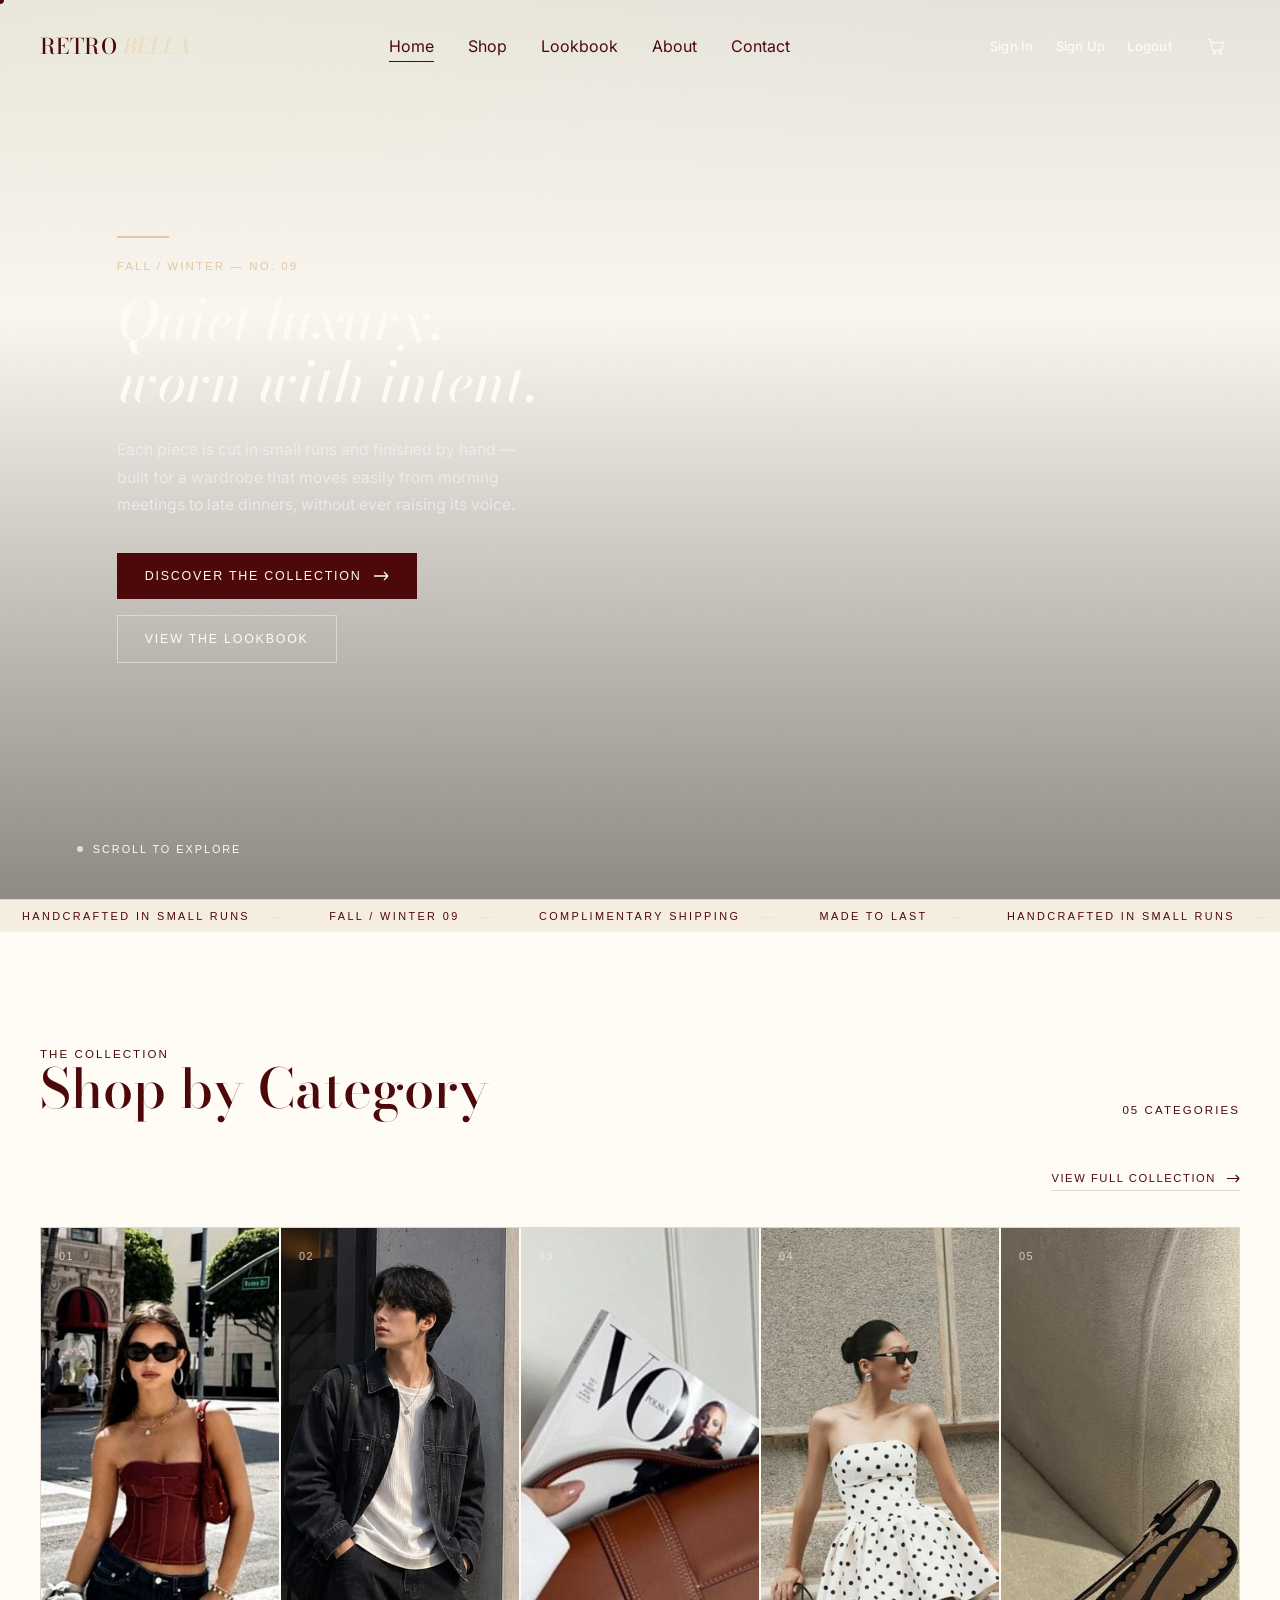
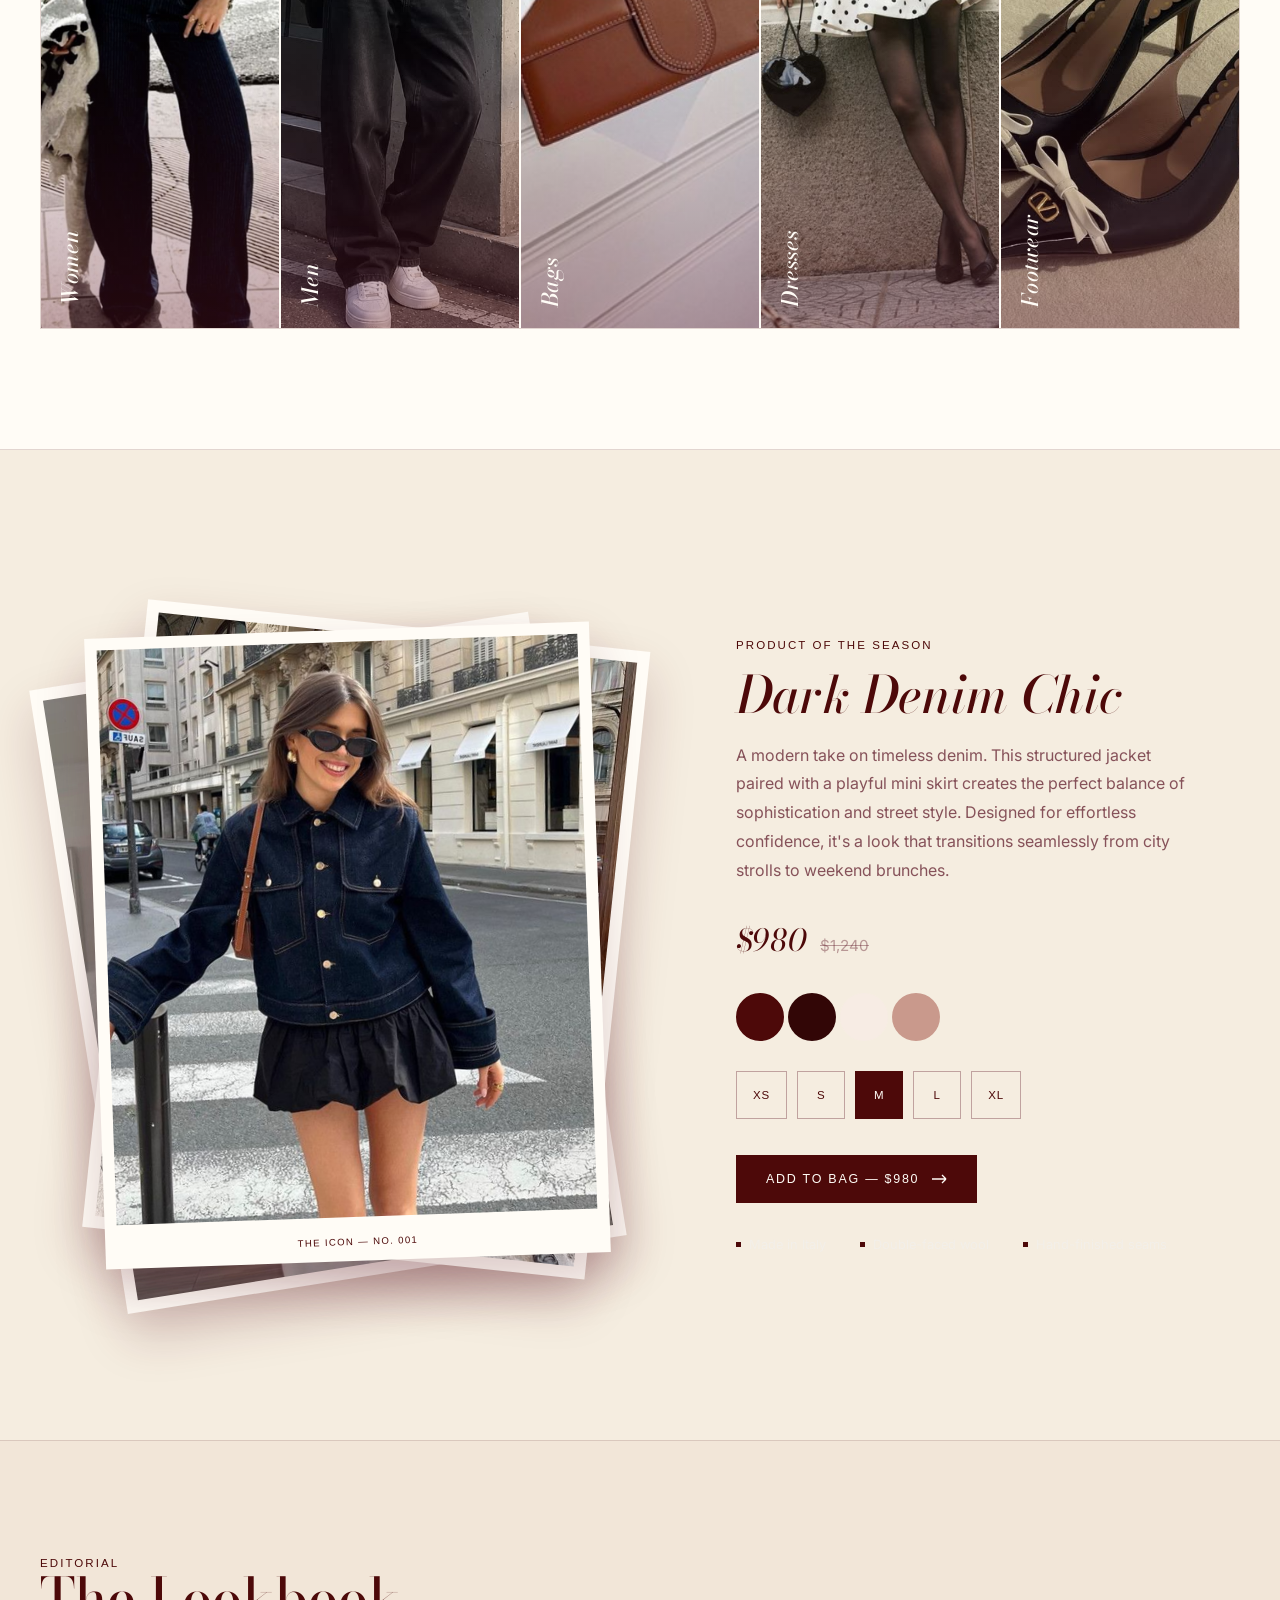
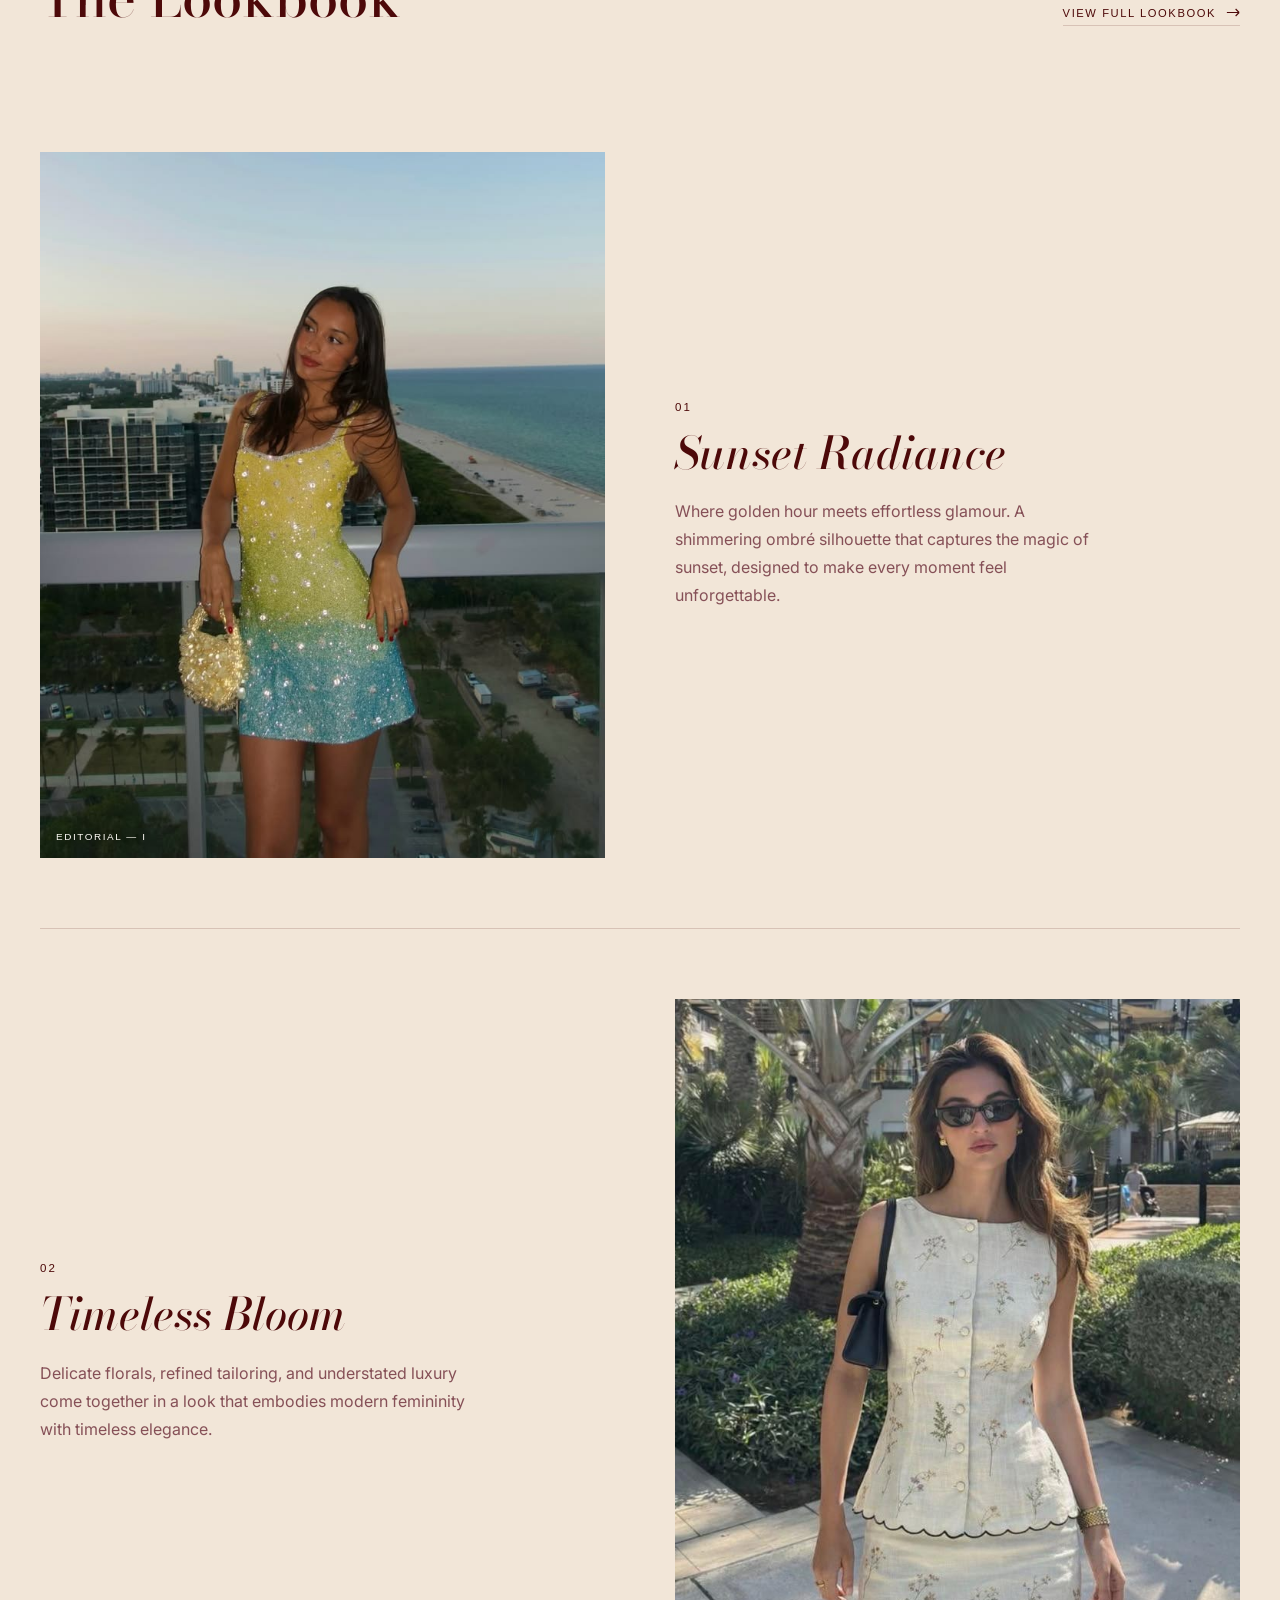
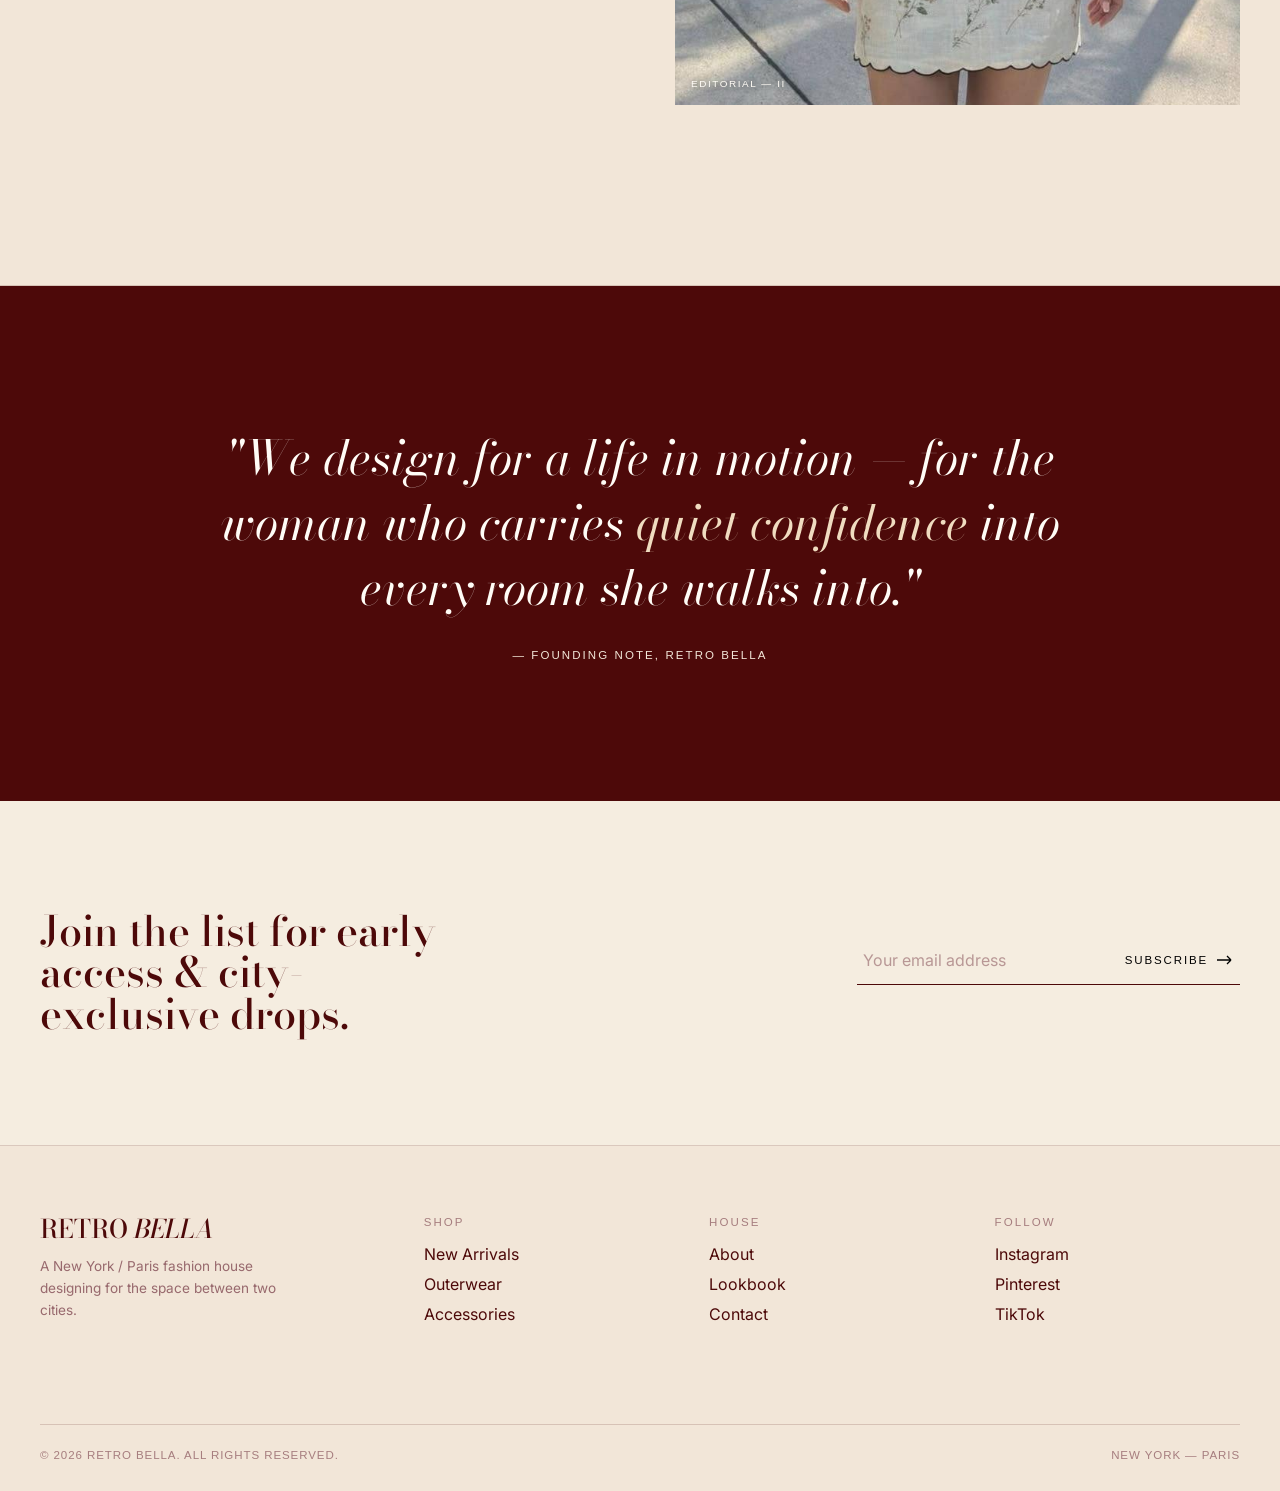
<file: index.html>
<!DOCTYPE html>
<html lang="en">
<head>
<meta charset="UTF-8">
<meta name="viewport" content="width=device-width, initial-scale=1.0">
<title>RETRO&nbsp;BELLA — Est. Twenty Sixteen</title>
<link rel="preconnect" href="https://fonts.googleapis.com">
<link rel="preconnect" href="https://fonts.gstatic.com" crossorigin>
<link href="https://fonts.googleapis.com/css2?family=Bodoni+Moda:ital,opsz,wght@0,6..96,400;0,6..96,500;0,6..96,700;1,6..96,400;1,6..96,500&family=Archivo+Expanded:wght@500;700&family=Inter:wght@300;400;500&display=swap" rel="stylesheet">
<link rel="stylesheet" href="css/styles.css" >

</head>
<body>

<div class="grain"></div>
<div class="cursor-dot" id="cursorDot"></div>

<!-- LOADER shown briefly every time the home page loads -->
<div class="loader-overlay" id="welcomeLoader">
  <div class="loader-logo">RETRO <em>BELLA</em></div>
  <div class="loader-bar-track"><div class="loader-bar-fill" id="welcomeFill"></div></div>
  <span class="loader-caption" id="welcomeCaption">Preparing your home page…</span>
</div>

<header id="siteHeader" class="on-video">
  <a href="index.html" class="logo" style="text-decoration:none;color:inherit;">RETRO <em>BELLA</em></a>
  <nav class="links" id="navLinks">
    <a href="index.html" class="is-active">Home</a>
    <a href="shop.html">Shop</a>
    <a href="lookbook.html">Lookbook</a>
    <a href="about.html">About</a>
    <a href="contact.html">Contact</a>
  </nav>
  <div class="header-icons">
    <a href="login.html" class="icon-btn nav-text-btn">Sign In</a>
    <a href="login.html?tab=signup" class="icon-btn nav-text-btn">Sign Up</a>
    <a href="index.html" class="icon-btn nav-text-btn">Logout</a>
    <a href="shop.html" class="icon-btn" aria-label="Cart">
      <svg width="20" height="20" viewBox="0 0 24 24" fill="none"><path d="M3 4h2l2.4 12.2a1.5 1.5 0 0 0 1.47 1.3h8.4a1.5 1.5 0 0 0 1.47-1.18L21 8H6" stroke="currentColor" stroke-width="1.4" stroke-linecap="round" stroke-linejoin="round"/><circle cx="10" cy="20.5" r="1.3" stroke="currentColor" stroke-width="1.4"/><circle cx="17" cy="20.5" r="1.3" stroke="currentColor" stroke-width="1.4"/></svg>
    </a>
  </div>
  <button class="menu-btn" id="menuBtn" aria-label="Toggle menu">
    <span></span><span></span><span></span>
  </button>
</header>

<section class="hero">
  <video autoplay muted loop playsinline poster="">
    <source src="images/bgvideo.mp4" type="video/mp4">
  </video>
  <div class="veil"></div>
  <div class="hero-content">
    <div class="hero-caption">
      <div class="rule"></div>
      <span class="label">Fall / Winter — No. 09</span>
      <h1>Quiet luxury, worn with intent.</h1>
      <p>Each piece is cut in small runs and finished by hand — built for a wardrobe that moves easily from morning meetings to late dinners, without ever raising its voice.</p>
      <div class="btn-row">
        <button class="btn-primary" onclick="document.getElementById('shop').scrollIntoView({behavior:'smooth'})">
          Discover the Collection
          <svg width="16" height="10" viewBox="0 0 16 10" fill="none"><path d="M1 5H15M15 5L11 1M15 5L11 9" stroke="currentColor" stroke-width="1.3"/></svg>
        </button>
        <button class="btn-outline" onclick="document.getElementById('editorial').scrollIntoView({behavior:'smooth'})">
          View the Lookbook
        </button>
      </div>
    </div>
  </div>
  <div class="scroll-cue"><span class="dot"></span> Scroll to explore</div>
</section>

<div class="ticker-wrap">
  <div class="ticker" id="ticker">
    <span>Handcrafted in Small Runs</span><span>Fall / Winter 09</span><span>Complimentary Shipping</span>
    <span>Made to Last</span><span>Handcrafted in Small Runs</span><span>Fall / Winter 09</span>
    <span>Complimentary Shipping</span><span>Made to Last</span>
  </div>
</div>

<section id="shop" class="shop-section">
  <div class="section-head reveal">
    <div>
      <span class="label">The Collection</span>
      <h2>Shop by Category</h2>
    </div>
    <span class="label">05 Categories</span>
  </div>
  <div style="display:flex; justify-content:flex-end; margin-bottom:36px;">
    <a href="shop.html" class="panel-link" style="color:var(--sangria); border-bottom:1px solid var(--line); padding-bottom:6px;">
      View Full Collection
      <svg width="14" height="9" viewBox="0 0 16 10" fill="none"><path d="M1 5H15M15 5L11 1M15 5L11 9" stroke="currentColor" stroke-width="1.3"/></svg>
    </a>
  </div>

  <div class="category-strip reveal">
    <div class="cat-panel" style="--c1:#F7ECE4; --c2:#C9998C;" data-index="01">
      <div class="swatch"><img src="images/women.png" alt="Women"></div>
      <div class="panel-veil"></div>
      <div class="panel-label">
        <span class="num">01</span>
        <h3>Women</h3>
      </div>
      <div class="panel-reveal">
        <span class="label">01 — Womenswear</span>
        <h3>Women</h3>
        <p>Tailoring, knitwear &amp; eveningwear cut for movement.</p>
        <a href="shop.html" class="panel-link">Shop Women <svg width="14" height="9" viewBox="0 0 16 10" fill="none"><path d="M1 5H15M15 5L11 1M15 5L11 9" stroke="currentColor" stroke-width="1.3"/></svg></a>
      </div>
    </div>

    <div class="cat-panel" style="--c1:#B37868; --c2:#4D0909;" data-index="02">
      <div class="swatch"><img src="images/men.jpg" alt="Men"></div>
      <div class="panel-veil"></div>
      <div class="panel-label">
        <span class="num">02</span>
        <h3>Men</h3>
      </div>
      <div class="panel-reveal">
        <span class="label">02 — Menswear</span>
        <h3>Men</h3>
        <p>Structured outerwear &amp; considered essentials.</p>
        <a href="shop.html" class="panel-link">Shop Men <svg width="14" height="9" viewBox="0 0 16 10" fill="none"><path d="M1 5H15M15 5L11 1M15 5L11 9" stroke="currentColor" stroke-width="1.3"/></svg></a>
      </div>
    </div>

    <div class="cat-panel" style="--c1:#F7ECE4; --c2:#E4CFC2;" data-index="03">
      <div class="swatch"><img src="images/bag.jpg" alt="Bags"></div>
      <div class="panel-veil"></div>
      <div class="panel-label">
        <span class="num">03</span>
        <h3>Bags</h3>
      </div>
      <div class="panel-reveal">
        <span class="label">03 — Leather Goods</span>
        <h3>Bags</h3>
        <p>Hand-finished leather, built for everyday carry.</p>
        <a href="shop.html" class="panel-link">Shop Bags <svg width="14" height="9" viewBox="0 0 16 10" fill="none"><path d="M1 5H15M15 5L11 1M15 5L11 9" stroke="currentColor" stroke-width="1.3"/></svg></a>
      </div>
    </div>

    <div class="cat-panel" style="--c1:#F2E3D8; --c2:#E4CFC2;" data-index="04">
      <div class="swatch"><img src="images/dresses.png" alt="Dresses"></div>
      <div class="panel-veil"></div>
      <div class="panel-label">
        <span class="num">04</span>
        <h3>Dresses</h3>
      </div>
      <div class="panel-reveal">
        <span class="label">04 — Eveningwear</span>
        <h3>Dresses</h3>
        <p>Fluid silhouettes for daylight into evening.</p>
        <a href="shop.html" class="panel-link">Shop Dresses <svg width="14" height="9" viewBox="0 0 16 10" fill="none"><path d="M1 5H15M15 5L11 1M15 5L11 9" stroke="currentColor" stroke-width="1.3"/></svg></a>
      </div>
    </div>

    <div class="cat-panel" style="--c1:#C9998C; --c2:#4D0909;" data-index="05">
      <div class="swatch"><img src="images/shoe.jpg" alt="Footwear"></div>
      <div class="panel-veil"></div>
      <div class="panel-label">
        <span class="num">05</span>
        <h3>Footwear</h3>
      </div>
      <div class="panel-reveal">
        <span class="label">05 — Finishing Touches</span>
        <h3>Footwear</h3>
        <p>From everyday loafers to statement heels — footwear that completes every look.</p>
        <a href="shop.html" class="panel-link">Shop Footwear <svg width="14" height="9" viewBox="0 0 16 10" fill="none"><path d="M1 5H15M15 5L11 1M15 5L11 9" stroke="currentColor" stroke-width="1.3"/></svg></a>
      </div>
    </div>
  </div>
</section>

<section id="spotlight" class="spotlight">
  <div class="spotlight-grid reveal">
    <div class="spotlight-img">
      <div class="photo-stack">
        <div class="photo-card card-back">
          <img src="images/slide3.jpeg" alt="Spotlight item 1">
        </div>
        <div class="photo-card card-mid">
          <img src="images/slide2.jpeg" alt="Spotlight item 2">
        </div>
        <div class="photo-card card-front">
          <img src="images/slide1.png" alt="Dark Denim Chic">
          <span class="photo-card-cap">The Icon — No. 001</span>
        </div>
      </div>
    </div>
    <div class="spotlight-copy">
      <span class="label">Product of the Season</span>
      <h2>Dark Denim Chic</h2>
      <p>A modern take on timeless denim. This structured jacket paired with a playful mini skirt creates the perfect balance of sophistication and street style. Designed for effortless confidence, it's a look that transitions seamlessly from city strolls to weekend brunches.</p>
      <div class="spotlight-price">
        <span class="now">$980</span>
        <span class="was">$1,240</span>
      </div>

      <div class="swatch-row" id="colorSwatches">
        <div class="sw active" style="background:#4D0909" data-color="Berry Punch"></div>
        <div class="sw" style="background:#320606" data-color="Deep Berry"></div>
        <div class="sw" style="background:#F7ECE4" data-color="Lemon Chiffon"></div>
        <div class="sw" style="background:#C9998C" data-color="Blush"></div>
      </div>

      <div class="size-row" id="sizeRow">
        <button data-size="XS">XS</button>
        <button data-size="S">S</button>
        <button class="active" data-size="M">M</button>
        <button data-size="L">L</button>
        <button data-size="XL">XL</button>
      </div>

      <button class="btn-primary" id="addToBag">
        Add to Bag — $980
        <svg width="16" height="10" viewBox="0 0 16 10" fill="none"><path d="M1 5H15M15 5L11 1M15 5L11 9" stroke="currentColor" stroke-width="1.3"/></svg>
      </button>

      <div class="spotlight-meta">
        <span><i class="sq"></i>Made in Italy</span>
        <span><i class="sq"></i>Double-faced wool</span>
        <span><i class="sq"></i>Hand-finished seams</span>
      </div>
    </div>
  </div>
</section>

<section id="editorial">
  <div class="section-head reveal">
    <div>
      <span class="label">Editorial</span>
      <h2>The Lookbook</h2>
    </div>
    <a href="lookbook.html" class="panel-link" style="color:var(--sangria); border-bottom:1px solid var(--line); padding-bottom:6px;">
      View Full Lookbook
      <svg width="14" height="9" viewBox="0 0 16 10" fill="none"><path d="M1 5H15M15 5L11 1M15 5L11 9" stroke="currentColor" stroke-width="1.3"/></svg>
    </a>
  </div>

  <div class="editorial-block reveal">
    <div class="img" data-cap="Editorial — I" style="--c1:#F2E3D8; --c2:#E4CFC2;"><img src="images/editorial-1.jpg" alt="Editorial look I"></div>
    <div class="copy">
      <span class="label">01</span>
      <h2>Sunset Radiance</h2>
      <p>Where golden hour meets effortless glamour. A shimmering ombré silhouette that captures the magic of sunset, designed to make every moment feel unforgettable.</p> 
    </div>
  </div>

  <div class="editorial-block reverse reveal">
    <div class="img" data-cap="Editorial — II" style="--c1:#C9998C; --c2:#4D0909;"><img src="images/editorial-2.jpg" alt="Editorial look II"></div>
    <div class="copy">
      <span class="label">02</span>
      <h2>Timeless Bloom</h2>
      <p>Delicate florals, refined tailoring, and understated luxury come together in a look that embodies modern femininity with timeless elegance.</p>
    </div>
  </div>
</section>

<section id="manifesto" class="manifesto reveal">
  <blockquote>
    "We design for a life in motion — for the woman who carries <span>quiet confidence</span> into every room she walks into."
  </blockquote>
  <cite class="label">— Founding Note, Retro Bella</cite>
</section>

<section id="newsletter">
  <div class="newsletter reveal">
    <h2>Join the list for early access &amp; city-exclusive drops.</h2>
    <div>
      <form id="newsletterForm">
        <input type="email" placeholder="Your email address" required>
        <button type="submit">Subscribe
          <svg width="16" height="10" viewBox="0 0 16 10" fill="none"><path d="M1 5H15M15 5L11 1M15 5L11 9" stroke="currentColor" stroke-width="1.3"/></svg>
        </button>
      </form>
      <p class="note" id="newsletterNote">Thank you — you're on the list.</p>
    </div>
  </div>
</section>

<footer>
  <div class="brand">
    <h3>RETRO <em style="color:var(--sangria)">BELLA</em></h3>
    <p>A New York / Paris fashion house designing for the space between two cities.</p>
  </div>
  <div>
    <span class="label">Shop</span>
    <ul>
      <li><a href="shop.html">New Arrivals</a></li>
      <li><a href="shop.html">Outerwear</a></li>
      <li><a href="shop.html">Accessories</a></li>
    </ul>
  </div>
  <div>
    <span class="label">House</span>
    <ul>
      <li><a href="about.html">About</a></li>
      <li><a href="lookbook.html">Lookbook</a></li>
      <li><a href="contact.html">Contact</a></li>
    </ul>
  </div>
  <div>
    <span class="label">Follow</span>
    <ul>
      <li><a href="#">Instagram</a></li>
      <li><a href="#">Pinterest</a></li>
      <li><a href="#">TikTok</a></li>
    </ul>
  </div>
  <div class="footer-bottom">
    <span>© 2026 Retro Bella. All rights reserved.</span>
    <span>New York — Paris</span>
  </div>
</footer>

<script src="js/main.js"></script>
<script src="js/home.js"></script>
</body>
</html>
</file>
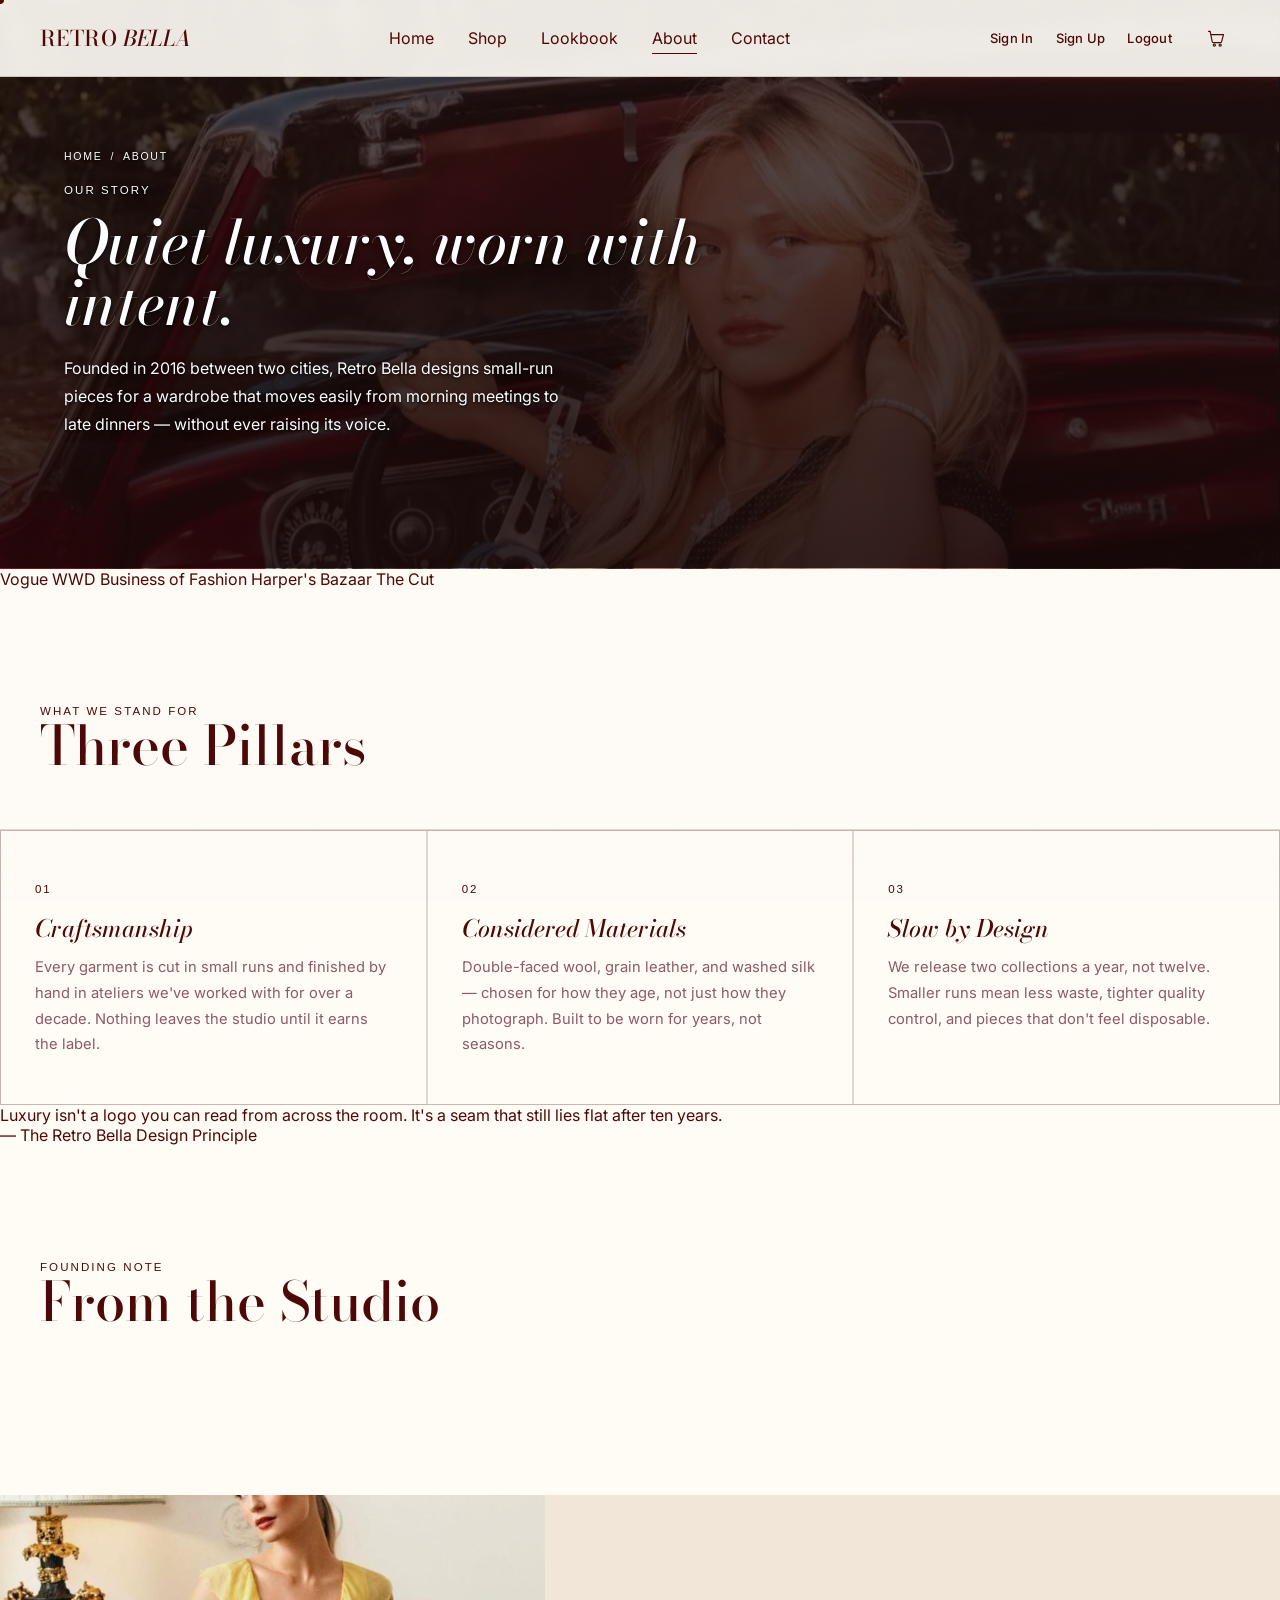
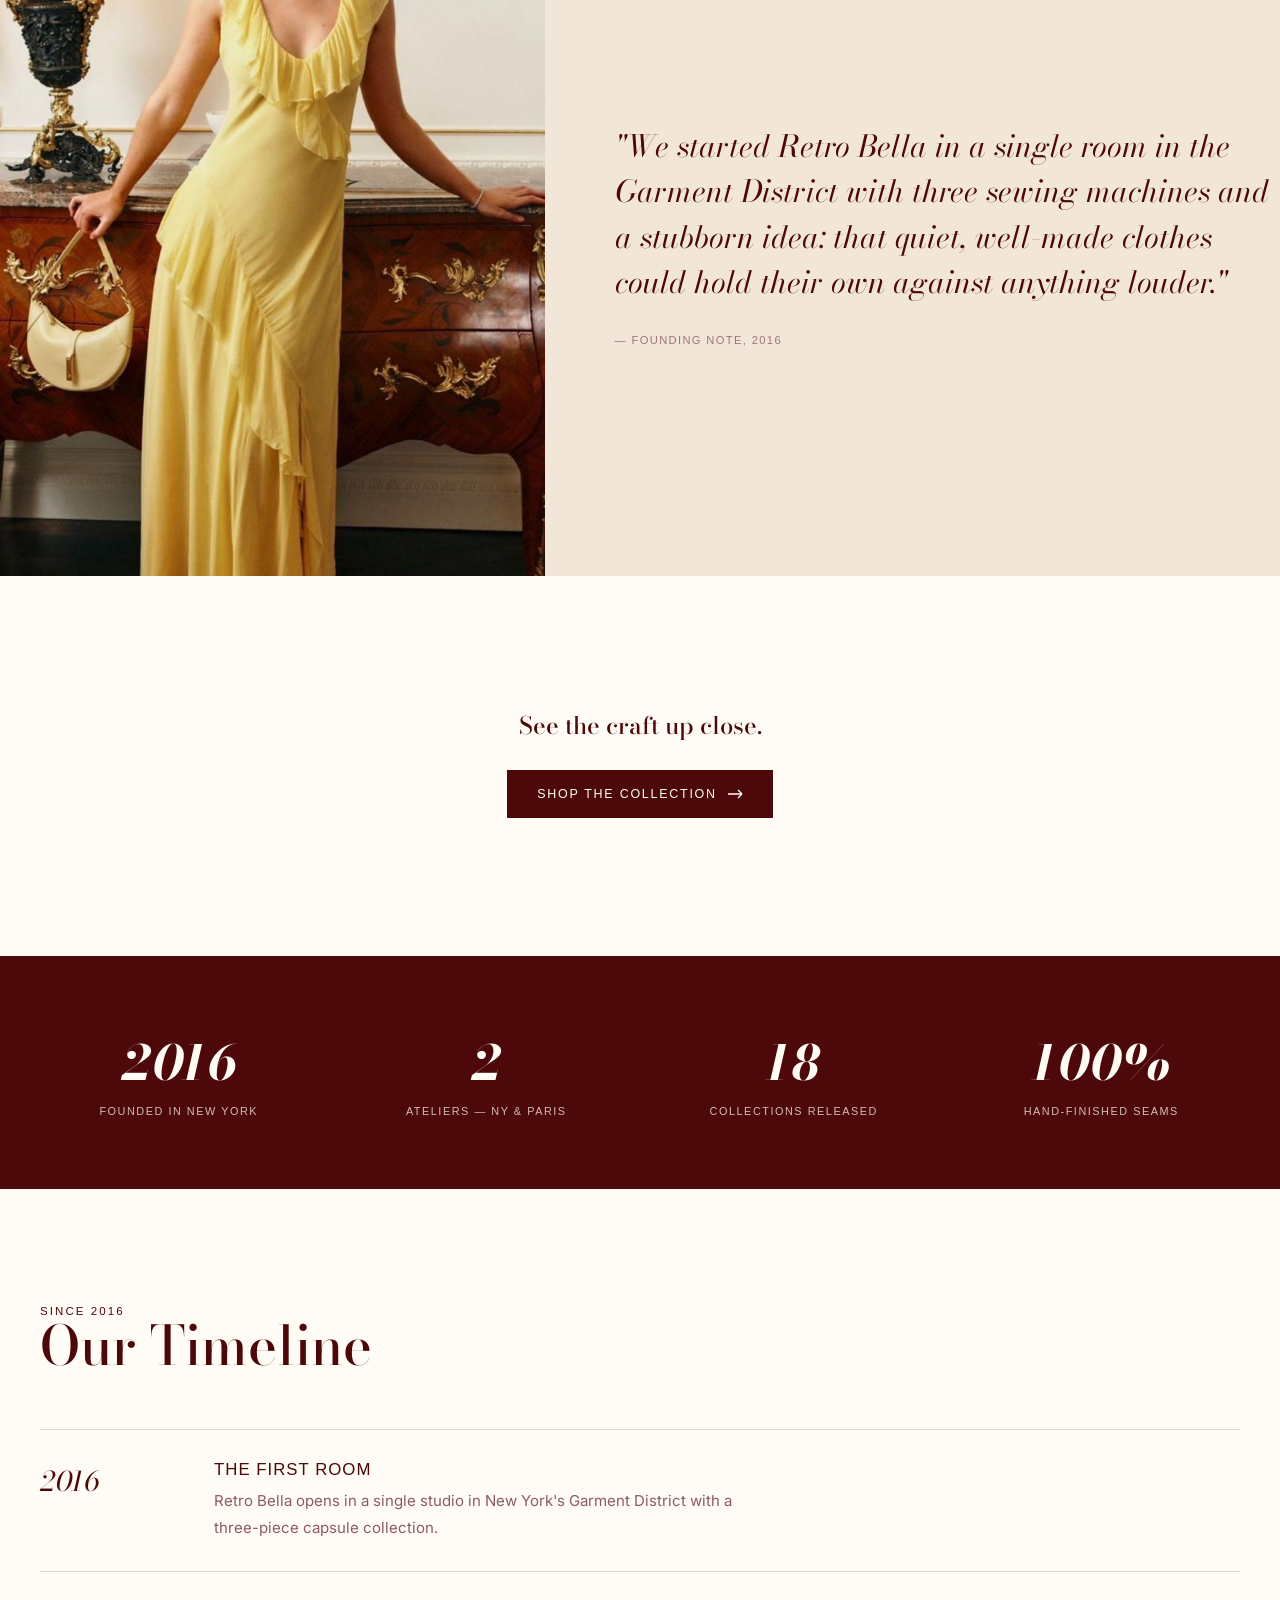
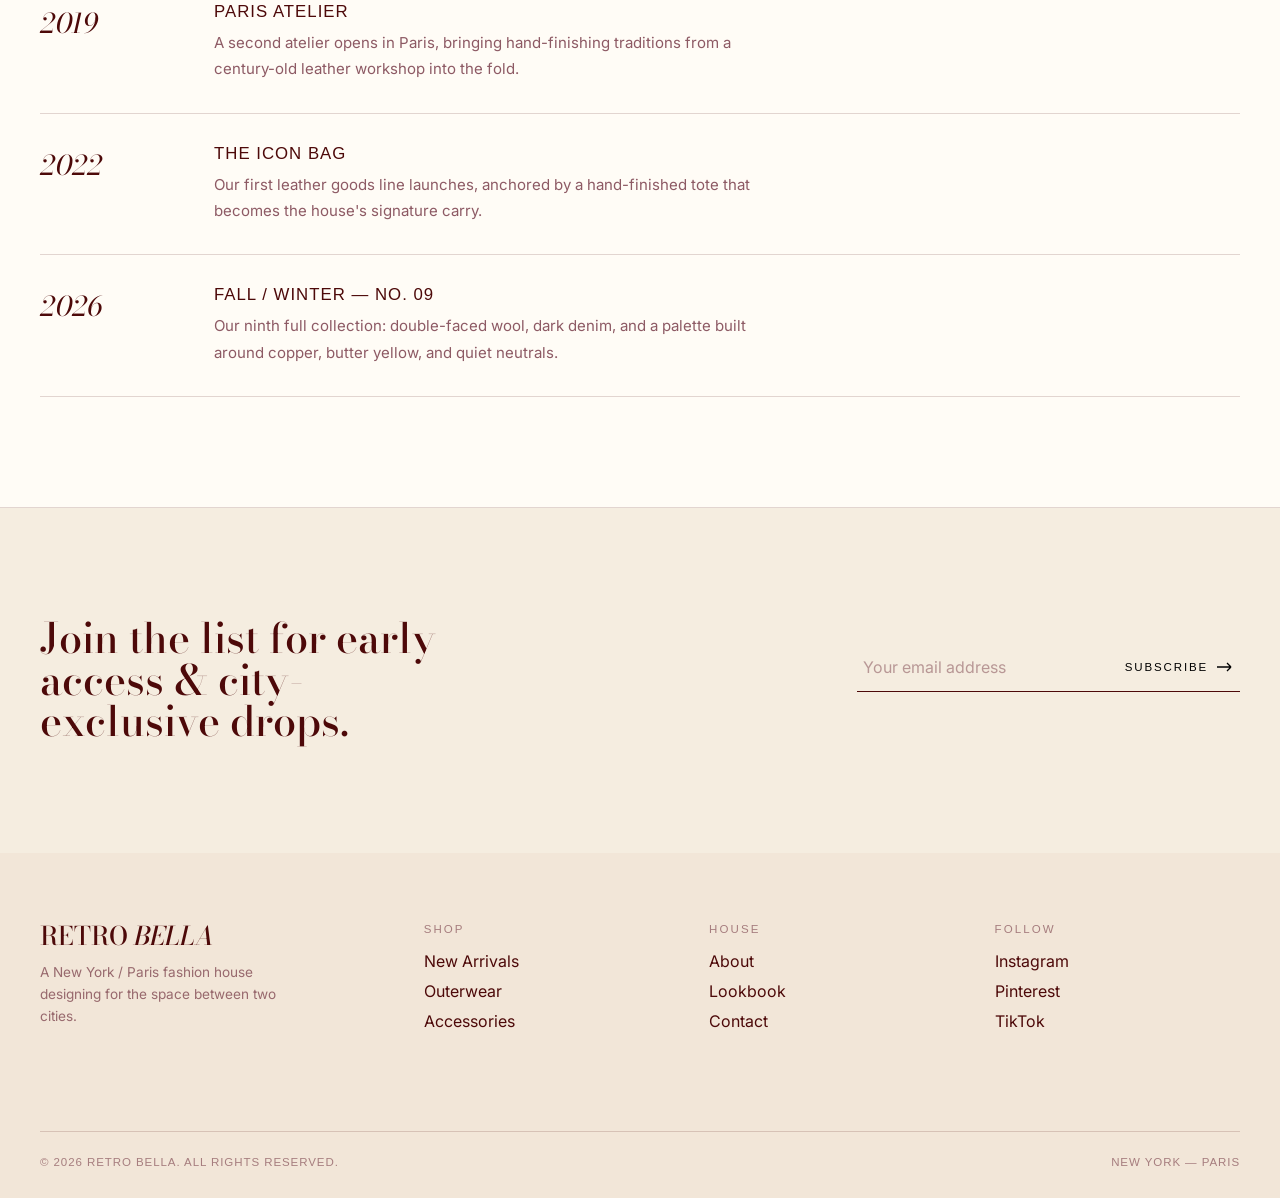
<file: about.html>
<!DOCTYPE html>
<html lang="en">
<head>
<meta charset="UTF-8">
<meta name="viewport" content="width=device-width, initial-scale=1.0">
<title>About — RETRO&nbsp;BELLA</title>
<link rel="preconnect" href="https://fonts.googleapis.com">
<link rel="preconnect" href="https://fonts.gstatic.com" crossorigin>
<link href="https://fonts.googleapis.com/css2?family=Bodoni+Moda:ital,opsz,wght@0,6..96,400;0,6..96,500;0,6..96,700;1,6..96,400;1,6..96,500&family=Archivo+Expanded:wght@500;700&family=Inter:wght@300;400;500&display=swap" rel="stylesheet">
<link rel="stylesheet" href="css/styles.css">


</head>
<body>

<div class="grain"></div>
<div class="cursor-dot" id="cursorDot"></div>

<header id="siteHeader" class="scrolled">
  <a href="index.html" class="logo" style="text-decoration:none;color:inherit;">RETRO <em>BELLA</em></a>
  <nav class="links" id="navLinks">
    <a href="index.html">Home</a>
    <a href="shop.html">Shop</a>
    <a href="lookbook.html">Lookbook</a>
    <a href="about.html" class="is-active">About</a>
    <a href="contact.html">Contact</a>
  </nav>
  <div class="header-icons">
    <a href="login.html" class="icon-btn nav-text-btn">Sign In</a>
    <a href="login.html?tab=signup" class="icon-btn nav-text-btn">Sign Up</a>
    <a href="index.html" class="icon-btn nav-text-btn">Logout</a>
    <a href="shop.html" class="icon-btn" aria-label="Cart">
      <svg width="20" height="20" viewBox="0 0 24 24" fill="none"><path d="M3 4h2l2.4 12.2a1.5 1.5 0 0 0 1.47 1.3h8.4a1.5 1.5 0 0 0 1.47-1.18L21 8H6" stroke="currentColor" stroke-width="1.4" stroke-linecap="round" stroke-linejoin="round"/><circle cx="10" cy="20.5" r="1.3" stroke="currentColor" stroke-width="1.4"/><circle cx="17" cy="20.5" r="1.3" stroke="currentColor" stroke-width="1.4"/></svg>
    </a>
  </div>
  <button class="menu-btn" id="menuBtn" aria-label="Toggle menu">
    <span></span><span></span><span></span>
  </button>
</header>

<section class="page-banner about-banner">
  <div class="breadcrumb"><a href="index.html">Home</a> / <span>About</span></div>
  <span class="label">Our Story</span>
  <h1>Quiet luxury, worn with intent.</h1>
  <p class="sub">Founded in 2016 between two cities, Retro Bella designs small-run pieces for a wardrobe that moves easily from morning meetings to late dinners — without ever raising its voice.</p>
</section>

<div class="press-strip reveal">
  <span>Vogue</span>
  <span>WWD</span>
  <span>Business of Fashion</span>
  <span>Harper's Bazaar</span>
  <span>The Cut</span>
</div>

<section style="padding-bottom:0;">
  <div class="section-head reveal">
    <div>
      <span class="label">What We Stand For</span>
      <h2>Three Pillars</h2>
    </div>
  </div>
</section>

<div class="pillars-grid reveal">
  <div class="pillar">
    <span class="num">01</span>
    <h3>Craftsmanship</h3>
    <p>Every garment is cut in small runs and finished by hand in ateliers we've worked with for over a decade. Nothing leaves the studio until it earns the label.</p>
  </div>
  <div class="pillar">
    <span class="num">02</span>
    <h3>Considered Materials</h3>
    <p>Double-faced wool, grain leather, and washed silk — chosen for how they age, not just how they photograph. Built to be worn for years, not seasons.</p>
  </div>
  <div class="pillar">
    <span class="num">03</span>
    <h3>Slow by Design</h3>
    <p>We release two collections a year, not twelve. Smaller runs mean less waste, tighter quality control, and pieces that don't feel disposable.</p>
  </div>
</div>

<div class="pull-quote reveal">
  <p>Luxury isn't a logo you can read from across the room. It's a seam that still lies flat after ten years.</p>
  <span>— The Retro Bella Design Principle</span>
</div>

<section style="border-bottom:none;">
  <div class="section-head reveal">
    <div>
      <span class="label">Founding Note</span>
      <h2>From the Studio</h2>
    </div>
  </div>
</section>

<div class="founder-block reveal">
  <div class="img" style="--c1:#C9998C; --c2:#4D0909;">
    <img src="images/about2.jpeg" alt="Founder in the studio">
  </div>
  <div class="copy">
    <blockquote>"We started Retro Bella in a single room in the Garment District with three sewing machines and a stubborn idea: that quiet, well-made clothes could hold their own against anything louder."</blockquote>
    <cite>— Founding Note, 2016</cite>
  </div>
</div>

<div class="shop-cta reveal">
  <h2>See the craft up close.</h2>
  <a href="shop.html" class="btn-primary">Shop the Collection
    <svg width="16" height="10" viewBox="0 0 16 10" fill="none"><path d="M1 5H15M15 5L11 1M15 5L11 9" stroke="currentColor" stroke-width="1.3"/></svg>
  </a>
</div>

<div class="stats-row reveal">
  <div class="stat"><strong>2016</strong><span>Founded in New York</span></div>
  <div class="stat"><strong>2</strong><span>Ateliers — NY &amp; Paris</span></div>
  <div class="stat"><strong>18</strong><span>Collections released</span></div>
  <div class="stat"><strong>100%</strong><span>Hand-finished seams</span></div>
</div>

<section>
  <div class="section-head reveal">
    <div>
      <span class="label">Since 2016</span>
      <h2>Our Timeline</h2>
    </div>
  </div>

  <div class="timeline reveal" style="padding:0;">
    <div class="timeline-row">
      <span class="year">2016</span>
      <div>
        <h4>The First Room</h4>
        <p>Retro Bella opens in a single studio in New York's Garment District with a three-piece capsule collection.</p>
      </div>
    </div>
    <div class="timeline-row">
      <span class="year">2019</span>
      <div>
        <h4>Paris Atelier</h4>
        <p>A second atelier opens in Paris, bringing hand-finishing traditions from a century-old leather workshop into the fold.</p>
      </div>
    </div>
    <div class="timeline-row">
      <span class="year">2022</span>
      <div>
        <h4>The Icon Bag</h4>
        <p>Our first leather goods line launches, anchored by a hand-finished tote that becomes the house's signature carry.</p>
      </div>
    </div>
    <div class="timeline-row">
      <span class="year">2026</span>
      <div>
        <h4>Fall / Winter — No. 09</h4>
        <p>Our ninth full collection: double-faced wool, dark denim, and a palette built around copper, butter yellow, and quiet neutrals.</p>
      </div>
    </div>
  </div>
</section>


<section id="newsletter" style="border-bottom:none;">
  <div class="newsletter reveal">
    <h2>Join the list for early access &amp; city-exclusive drops.</h2>
    <div>
      <form id="newsletterForm">
        <input type="email" placeholder="Your email address" required>
        <button type="submit">Subscribe
          <svg width="16" height="10" viewBox="0 0 16 10" fill="none"><path d="M1 5H15M15 5L11 1M15 5L11 9" stroke="currentColor" stroke-width="1.3"/></svg>
        </button>
      </form>
      <p class="note" id="newsletterNote">Thank you — you're on the list.</p>
    </div>
  </div>
</section>

<footer>
  <div class="brand">
    <h3>RETRO <em style="color:var(--sangria)">BELLA</em></h3>
    <p>A New York / Paris fashion house designing for the space between two cities.</p>
  </div>
  <div>
    <span class="label">Shop</span>
    <ul>
      <li><a href="shop.html">New Arrivals</a></li>
      <li><a href="shop.html">Outerwear</a></li>
      <li><a href="shop.html">Accessories</a></li>
    </ul>
  </div>
  <div>
    <span class="label">House</span>
    <ul>
      <li><a href="about.html">About</a></li>
      <li><a href="lookbook.html">Lookbook</a></li>
      <li><a href="contact.html">Contact</a></li>
    </ul>
  </div>
  <div>
    <span class="label">Follow</span>
    <ul>
      <li><a href="#">Instagram</a></li>
      <li><a href="#">Pinterest</a></li>
      <li><a href="#">TikTok</a></li>
    </ul>
  </div>
  <div class="footer-bottom">
    <span>© 2026 Retro Bella. All rights reserved.</span>
    <span>New York — Paris</span>
  </div>
</footer>

<script src="js/main.js"></script>
<script src="js/about.js"></script>

</body>
</html>
</file>
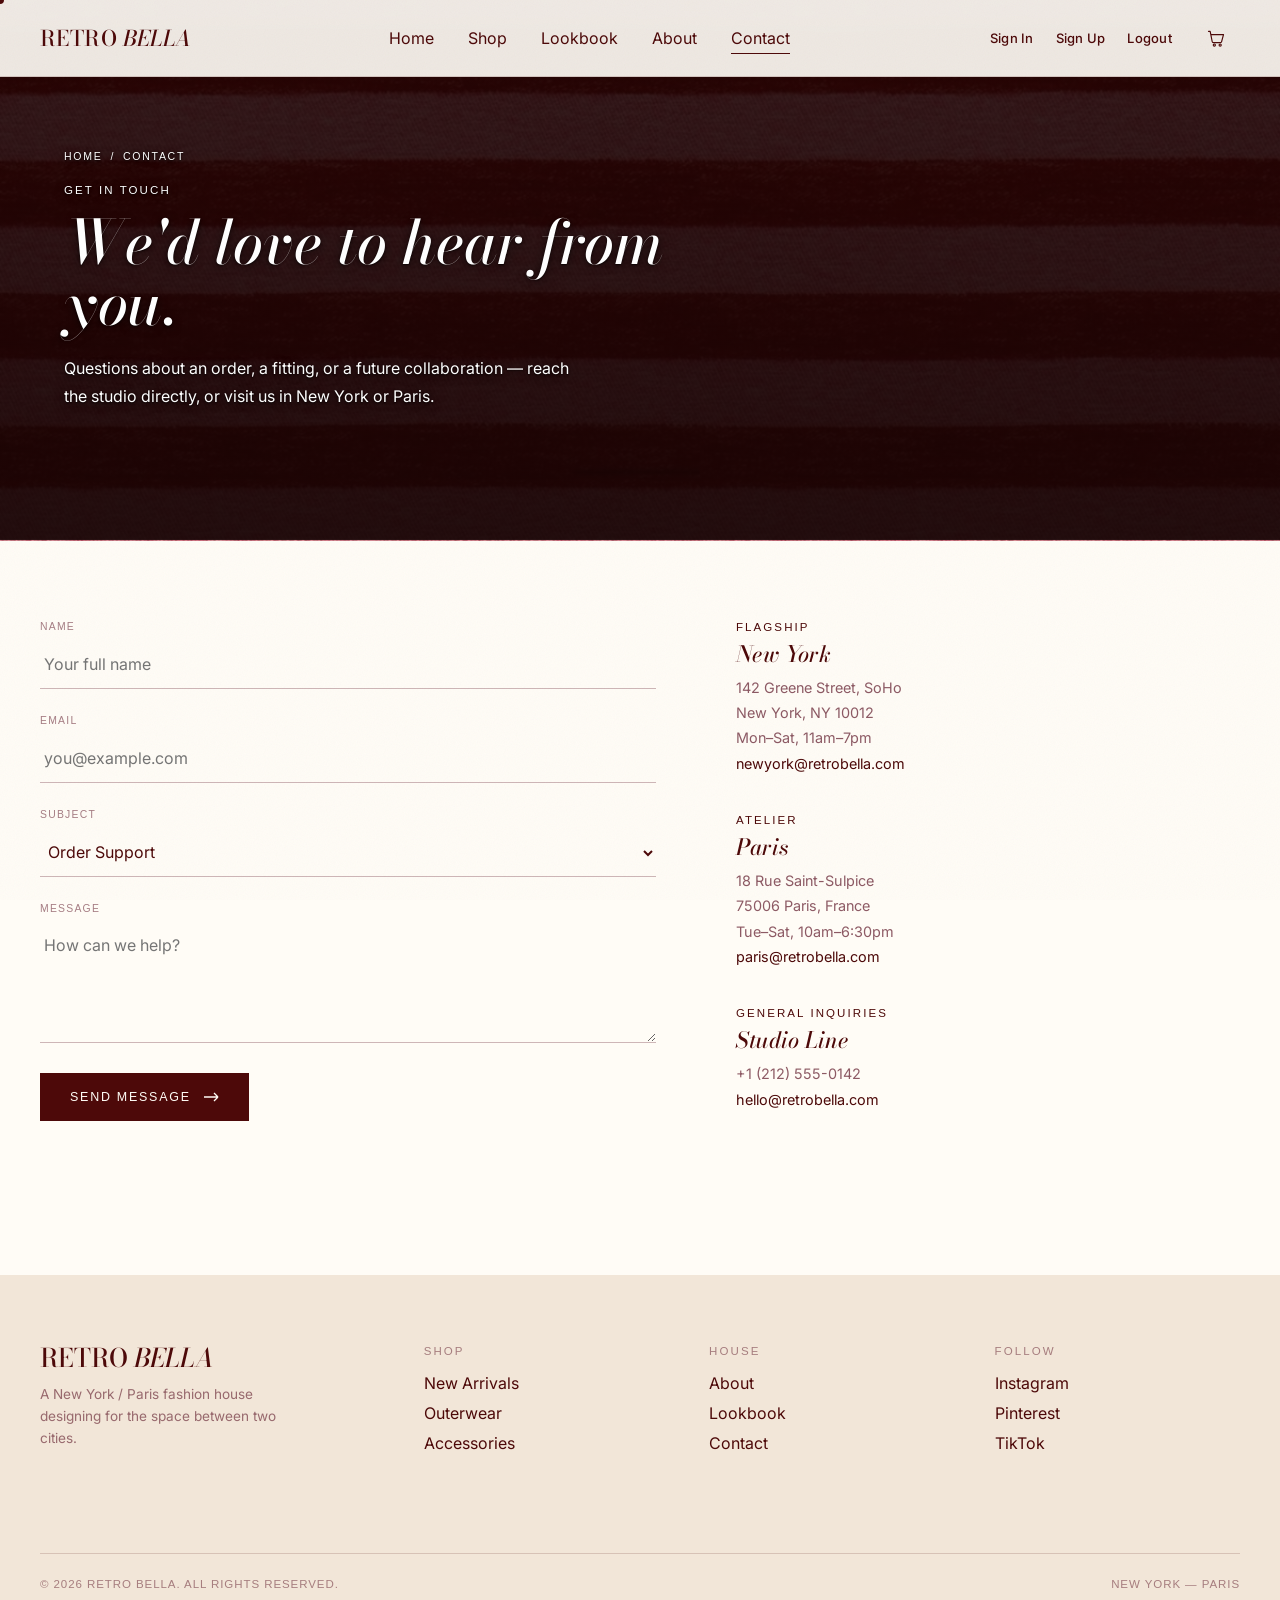
<file: contact.html>
<!DOCTYPE html>
<html lang="en">
<head>
<meta charset="UTF-8">
<meta name="viewport" content="width=device-width, initial-scale=1.0">
<title>Contact — RETRO&nbsp;BELLA</title>
<link rel="preconnect" href="https://fonts.googleapis.com">
<link rel="preconnect" href="https://fonts.gstatic.com" crossorigin>
<link href="https://fonts.googleapis.com/css2?family=Bodoni+Moda:ital,opsz,wght@0,6..96,400;0,6..96,500;0,6..96,700;1,6..96,400;1,6..96,500&family=Archivo+Expanded:wght@500;700&family=Inter:wght@300;400;500&display=swap" rel="stylesheet">
<link rel="stylesheet" href="css/styles.css">

</head>
<body>

<div class="grain"></div>
<div class="cursor-dot" id="cursorDot"></div>

<header id="siteHeader" class="scrolled">
  <a href="index.html" class="logo" style="text-decoration:none;color:inherit;">RETRO <em>BELLA</em></a>
  <nav class="links" id="navLinks">
    <a href="index.html">Home</a>
    <a href="shop.html">Shop</a>
    <a href="lookbook.html">Lookbook</a>
    <a href="about.html">About</a>
    <a href="contact.html" class="is-active">Contact</a>
  </nav>
  <div class="header-icons">
    <a href="login.html" class="icon-btn nav-text-btn">Sign In</a>
    <a href="login.html?tab=signup" class="icon-btn nav-text-btn">Sign Up</a>
    <a href="index.html" class="icon-btn nav-text-btn">Logout</a>
    <a href="shop.html" class="icon-btn" aria-label="Cart">
      <svg width="20" height="20" viewBox="0 0 24 24" fill="none"><path d="M3 4h2l2.4 12.2a1.5 1.5 0 0 0 1.47 1.3h8.4a1.5 1.5 0 0 0 1.47-1.18L21 8H6" stroke="currentColor" stroke-width="1.4" stroke-linecap="round" stroke-linejoin="round"/><circle cx="10" cy="20.5" r="1.3" stroke="currentColor" stroke-width="1.4"/><circle cx="17" cy="20.5" r="1.3" stroke="currentColor" stroke-width="1.4"/></svg>
    </a>
  </div>
  <button class="menu-btn" id="menuBtn" aria-label="Toggle menu">
    <span></span><span></span><span></span>
  </button>
</header>

<section class="page-banner contact-banner">
  <div class="breadcrumb"><a href="index.html">Home</a> / <span>Contact</span></div>
  <span class="label">Get in Touch</span>
  <h1>We'd love to hear from you.</h1>
  <p class="sub">Questions about an order, a fitting, or a future collaboration — reach the studio directly, or visit us in New York or Paris.</p>
</section>

<div class="contact-grid">
  <div class="contact-form-wrap reveal">
    <form id="contactForm">
      <div class="field">
        <label for="cName">Name</label>
        <input type="text" id="cName" required placeholder="Your full name">
      </div>
      <div class="field">
        <label for="cEmail">Email</label>
        <input type="email" id="cEmail" required placeholder="you@example.com">
      </div>
      <div class="field">
        <label for="cSubject">Subject</label>
        <select id="cSubject">
          <option>Order Support</option>
          <option>Press &amp; Collaborations</option>
          <option>Wholesale Inquiry</option>
          <option>Something Else</option>
        </select>
      </div>
      <div class="field">
        <label for="cMessage">Message</label>
        <textarea id="cMessage" required placeholder="How can we help?"></textarea>
      </div>
      <button type="submit" class="btn-primary">
        Send Message
        <svg width="16" height="10" viewBox="0 0 16 10" fill="none"><path d="M1 5H15M15 5L11 1M15 5L11 9" stroke="currentColor" stroke-width="1.3"/></svg>
      </button>
      <p class="contact-note" id="contactNote">Thank you — we'll be in touch within 1–2 business days.</p>
    </form>
  </div>

  <div class="store-list reveal">
    <div class="store-card">
      <span class="label">Flagship</span>
      <h3>New York</h3>
      <p>142 Greene Street, SoHo<br>New York, NY 10012<br>Mon–Sat, 11am–7pm<br><a href="mailto:newyork@retrobella.com">newyork@retrobella.com</a></p>
    </div>
    <div class="store-card">
      <span class="label">Atelier</span>
      <h3>Paris</h3>
      <p>18 Rue Saint-Sulpice<br>75006 Paris, France<br>Tue–Sat, 10am–6:30pm<br><a href="mailto:paris@retrobella.com">paris@retrobella.com</a></p>
    </div>
    <div class="store-card">
      <span class="label">General Inquiries</span>
      <h3>Studio Line</h3>
      <p>+1 (212) 555-0142<br><a href="mailto:hello@retrobella.com">hello@retrobella.com</a></p>
    </div>
  </div>
</div>

<footer>
  <div class="brand">
    <h3>RETRO <em style="color:var(--sangria)">BELLA</em></h3>
    <p>A New York / Paris fashion house designing for the space between two cities.</p>
  </div>
  <div>
    <span class="label">Shop</span>
    <ul>
      <li><a href="shop.html">New Arrivals</a></li>
      <li><a href="shop.html">Outerwear</a></li>
      <li><a href="shop.html">Accessories</a></li>
    </ul>
  </div>
  <div>
    <span class="label">House</span>
    <ul>
      <li><a href="about.html">About</a></li>
      <li><a href="lookbook.html">Lookbook</a></li>
      <li><a href="contact.html">Contact</a></li>
    </ul>
  </div>
  <div>
    <span class="label">Follow</span>
    <ul>
      <li><a href="#">Instagram</a></li>
      <li><a href="#">Pinterest</a></li>
      <li><a href="#">TikTok</a></li>
    </ul>
  </div>
  <div class="footer-bottom">
    <span>© 2026 Retro Bella. All rights reserved.</span>
    <span>New York — Paris</span>
  </div>
</footer>

<script src="js/main.js"></script>
<script src="js/contact.js"></script>

</body>
</html>
</file>
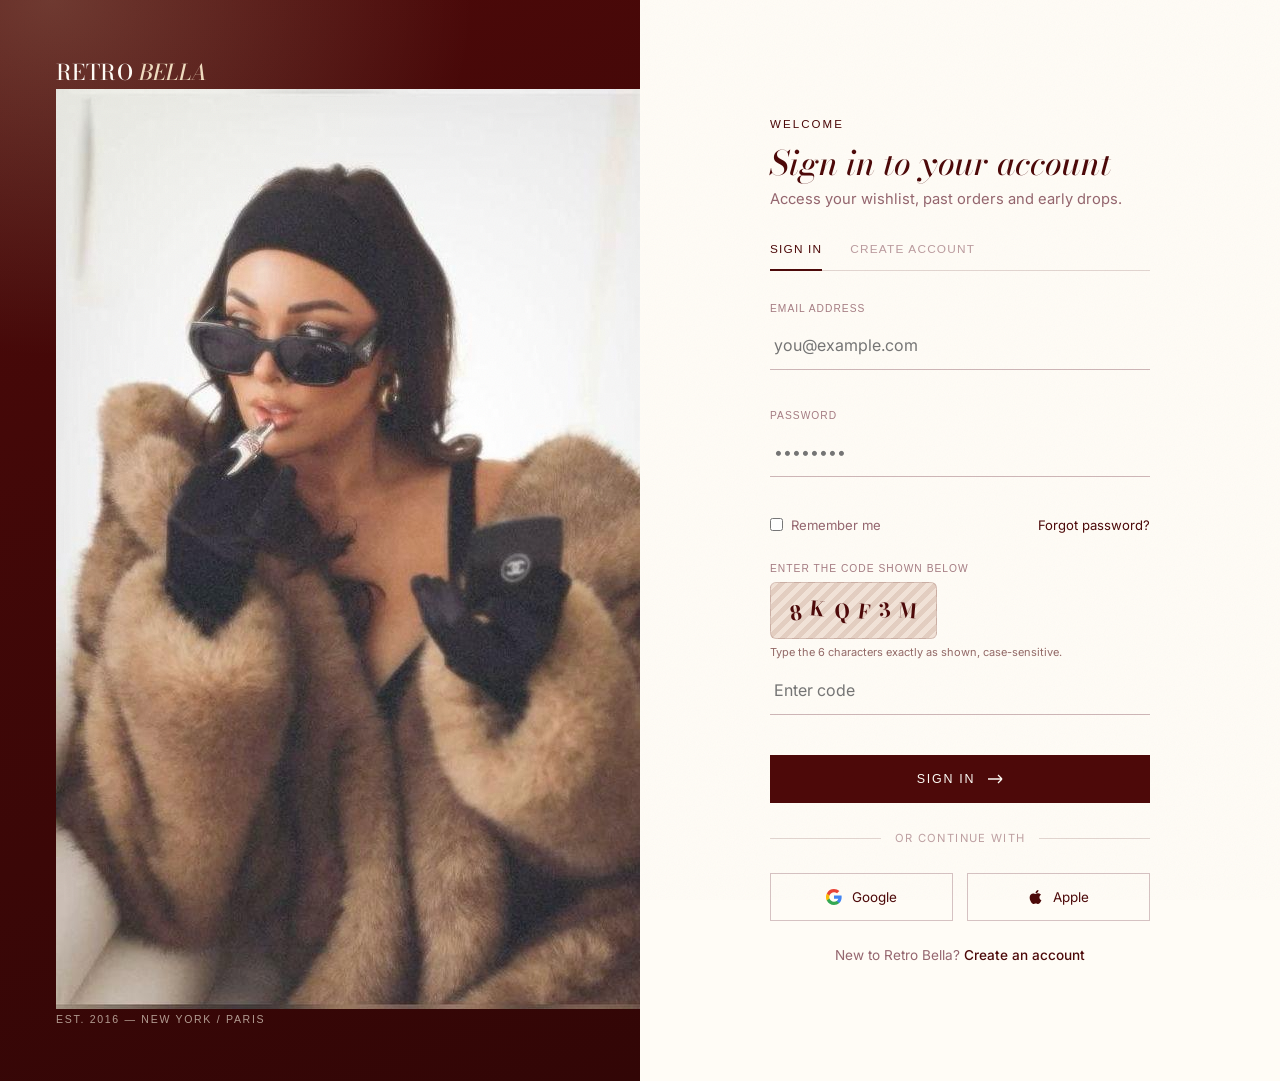
<file: login.html>
<!DOCTYPE html>
<html lang="en">
<head>
<meta charset="UTF-8">
<meta name="viewport" content="width=device-width, initial-scale=1.0">
<title>Sign In — RETRO&nbsp;BELLA</title>
<link rel="preconnect" href="https://fonts.googleapis.com">
<link rel="preconnect" href="https://fonts.gstatic.com" crossorigin>
<link href="https://fonts.googleapis.com/css2?family=Bodoni+Moda:ital,opsz,wght@0,6..96,400;0,6..96,500;0,6..96,700;1,6..96,400;1,6..96,500&family=Archivo+Expanded:wght@500;700&family=Inter:wght@300;400;500&display=swap" rel="stylesheet">
<link rel="stylesheet" href="css/styles.css">

</head>
<body>

<div class="grain"></div>

<div class="auth-wrap">

  <!-- LEFT: brand panel -->
  <div class="auth-side">
    <a href="index.html" class="logo" style="text-decoration:none;color:inherit;">RETRO <em>BELLA</em></a>
    <div class="auth-image">
      <img src="images/login.png" alt="Retro Bella — editorial portrait">
    </div>
    <span class="auth-foot">Est. 2016 — New York / Paris</span>
  </div>

  <!-- RIGHT: form panel -->
  <div class="auth-form-side">
    <div class="auth-box">
      <span class="label">Welcome</span>
      <h1 id="authTitle">Sign in to your account</h1>
      <p class="sub" id="authSub">Access your wishlist, past orders and early drops.</p>

      <div class="auth-tabs">
        <button class="auth-tab active" data-tab="signin">Sign In</button>
        <button class="auth-tab" data-tab="signup">Create Account</button>
      </div>

      <!-- SIGN IN -->
      <form class="auth-panel active" id="signinForm" data-panel="signin" novalidate>
        <div class="auth-field">
          <label for="siEmail">Email address</label>
          <input type="email" id="siEmail" required placeholder="you@example.com">
          <span class="err"></span>
        </div>
        <div class="auth-field">
          <label for="siPassword">Password</label>
          <input type="password" id="siPassword" required placeholder="••••••••" minlength="6">
          <span class="err"></span>
        </div>
        <div class="auth-row">
          <label class="auth-remember">
            <input type="checkbox"> Remember me
          </label>
          <a href="#" id="forgotLink">Forgot password?</a>
        </div>
        <div class="auth-field captcha-field">
          <label for="siCaptcha">Enter the code shown below</label>
          <div class="captcha-box" aria-hidden="true">
            <span>8</span><span>K</span><span>Q</span><span>F</span><span>3</span><span>M</span>
          </div>
          <span class="captcha-hint">Type the 6 characters exactly as shown, case-sensitive.</span>
          <input type="text" id="siCaptcha" name="siCaptcha" required pattern="8KQF3M" maxlength="6" autocomplete="off" placeholder="Enter code">
          <span class="err"></span>
        </div>
        <button type="submit" class="btn-primary auth-submit">
          Sign In
          <svg width="16" height="10" viewBox="0 0 16 10" fill="none"><path d="M1 5H15M15 5L11 1M15 5L11 9" stroke="currentColor" stroke-width="1.3"/></svg>
        </button>
      </form>

      <!-- CREATE ACCOUNT -->
      <form class="auth-panel" id="signupForm" data-panel="signup" novalidate>
        <div class="auth-field">
          <label for="suName">Full name</label>
          <input type="text" id="suName" required placeholder="Your name">
          <span class="err"></span>
        </div>
        <div class="auth-field">
          <label for="suEmail">Email address</label>
          <input type="email" id="suEmail" required placeholder="you@example.com">
          <span class="err"></span>
        </div>
        <div class="auth-field">
          <label for="suPassword">Password</label>
          <input type="password" id="suPassword" required placeholder="At least 6 characters" minlength="6">
          <span class="err"></span>
        </div>
        <div class="auth-field captcha-field">
          <label for="suCaptcha">Enter the code shown below</label>
          <div class="captcha-box" aria-hidden="true">
            <span>V</span><span>2</span><span>L</span><span>R</span><span>9</span><span>Y</span>
          </div>
          <span class="captcha-hint">Type the 6 characters exactly as shown, case-sensitive.</span>
          <input type="text" id="suCaptcha" name="suCaptcha" required pattern="V2LR9Y" maxlength="6" autocomplete="off" placeholder="Enter code">
          <span class="err"></span>
        </div>
        <button type="submit" class="btn-primary auth-submit">
          Create Account
          <svg width="16" height="10" viewBox="0 0 16 10" fill="none"><path d="M1 5H15M15 5L11 1M15 5L11 9" stroke="currentColor" stroke-width="1.3"/></svg>
        </button>
      </form>

      <div class="auth-divider">or continue with</div>
      <div class="auth-social">
        <button type="button" aria-label="Continue with Google">
          <svg width="16" height="16" viewBox="0 0 24 24"><path fill="#4285F4" d="M23.49 12.27c0-.85-.08-1.67-.22-2.45H12v4.64h6.44a5.5 5.5 0 0 1-2.39 3.6v3h3.87c2.26-2.08 3.57-5.15 3.57-8.79z"/><path fill="#34A853" d="M12 24c3.24 0 5.96-1.07 7.95-2.9l-3.87-3c-1.08.72-2.46 1.15-4.08 1.15-3.13 0-5.78-2.12-6.73-4.96H1.27v3.1A12 12 0 0 0 12 24z"/><path fill="#FBBC05" d="M5.27 14.29a7.2 7.2 0 0 1 0-4.58v-3.1H1.27a12 12 0 0 0 0 10.78l4-3.1z"/><path fill="#EA4335" d="M12 4.75c1.77 0 3.35.61 4.6 1.8l3.42-3.42C17.95 1.19 15.24 0 12 0A12 12 0 0 0 1.27 6.61l4 3.1C6.22 6.87 8.87 4.75 12 4.75z"/></svg>
          Google
        </button>
        <button type="button" aria-label="Continue with Apple">
          <svg width="15" height="16" viewBox="0 0 384 512" fill="currentColor"><path d="M318.7 268.7c-.2-36.7 16.4-64.4 50-84.8-18.8-26.9-47.2-41.7-84.7-44.6-35.5-2.8-74.3 20.7-88.5 20.7-15 0-49.4-19.7-76.4-19.7C63.3 141.2 4 184.8 4 273.5c0 26.2 4.8 53.3 14.4 81.2 12.8 36.7 59 126.7 107.2 125.2 25.2-.6 43-17.9 75.8-17.9 31.8 0 48.3 17.9 76.4 17.9 48.6-.7 90.4-82.5 102.6-119.3-65.2-30.7-61.7-90-61.7-91.9zm-56.6-164.2c26.9-32 24.5-61.2 23.7-71.7-23.8 1.4-51.3 16.4-67 34.9-17.4 19.8-27.7 44.3-25.5 71.4 25.6 2 48.9-11 68.8-34.6z"/></svg>
          Apple
        </button>
      </div>

      <p class="auth-switch" id="authSwitch">
        New to Retro Bella? <button type="button" id="switchToSignup">Create an account</button>
      </p>
    </div>
  </div>
</div>

<!-- LOADER shown while transitioning to the homepage -->
<div class="loader-overlay" id="loaderOverlay" style="display:none;">
  <div class="loader-logo">RETRO <em>BELLA</em></div>
  <div class="loader-bar-track"><div class="loader-bar-fill" id="loaderFill"></div></div>
  <span class="loader-caption" id="loaderCaption">Signing you in…</span>
</div>

<script src="js/main.js"></script>
<script src="js/login.js"></script>

</body>
</html>
</file>
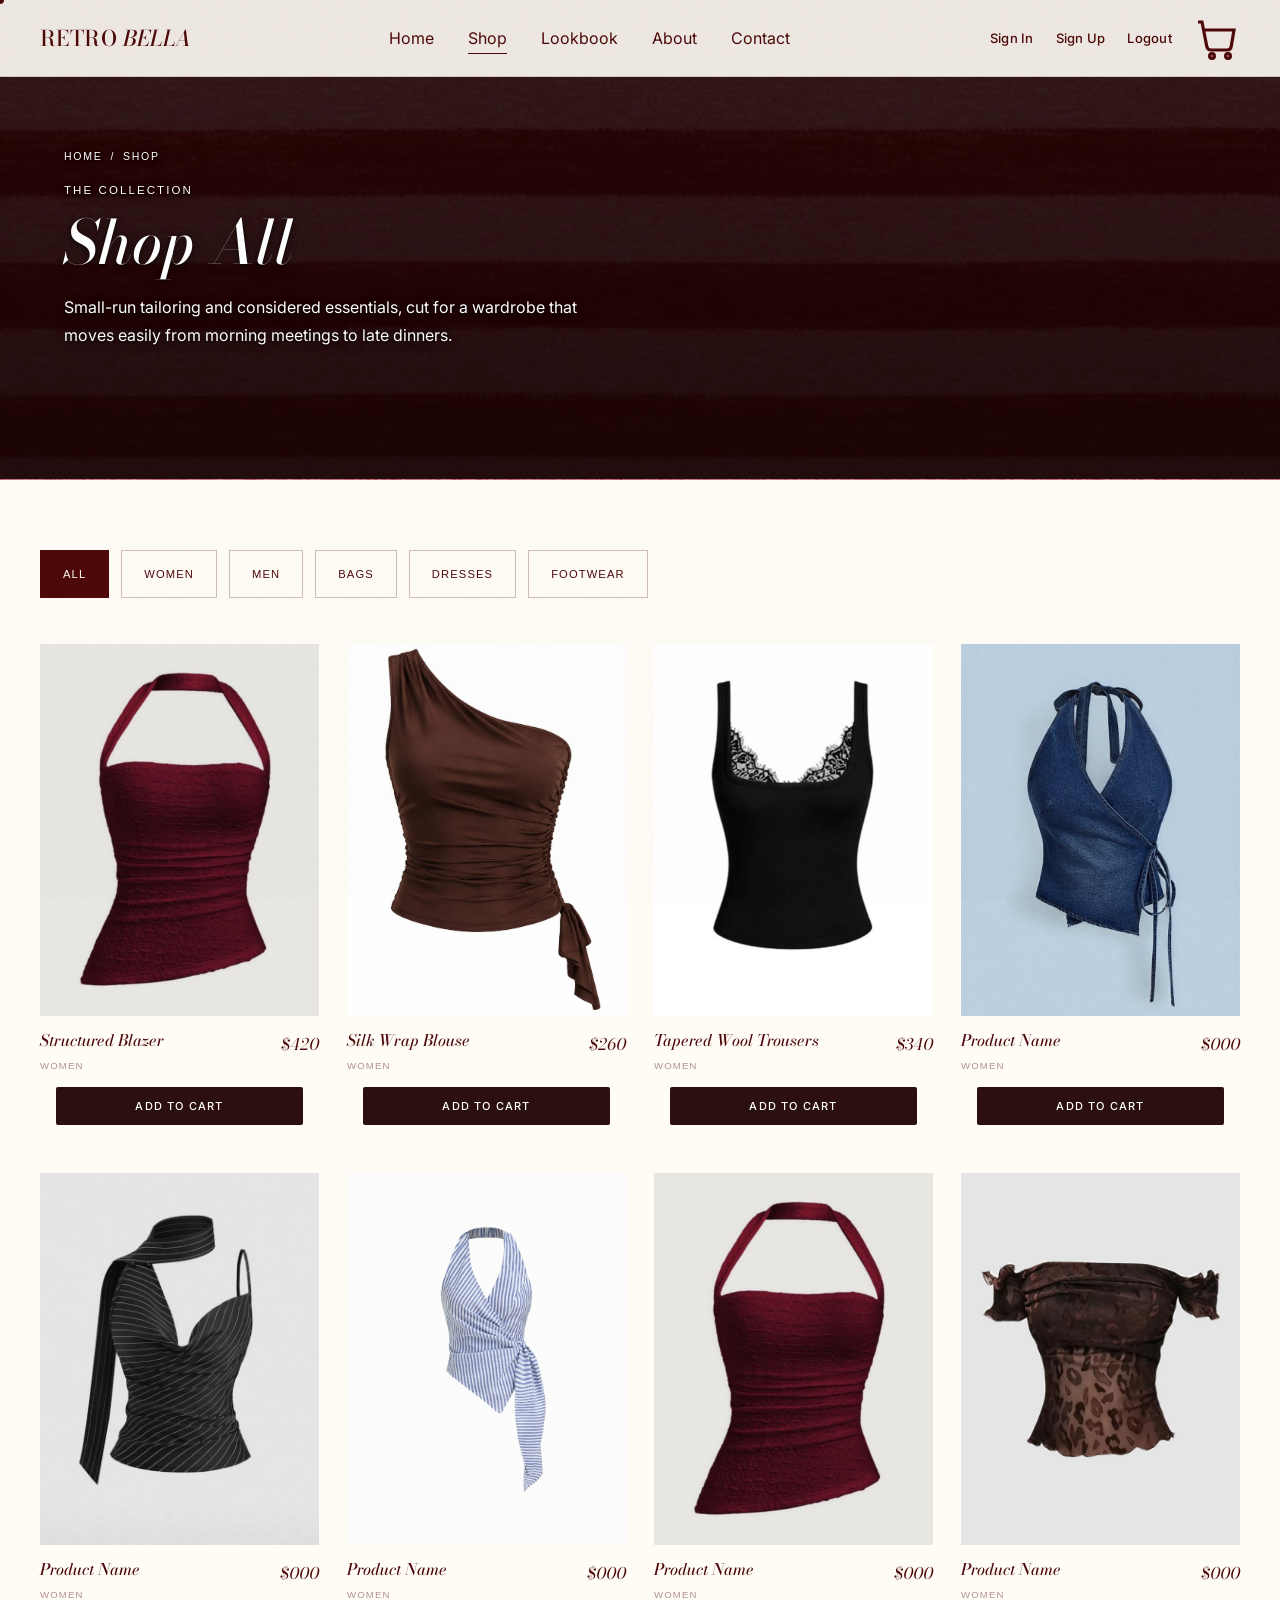
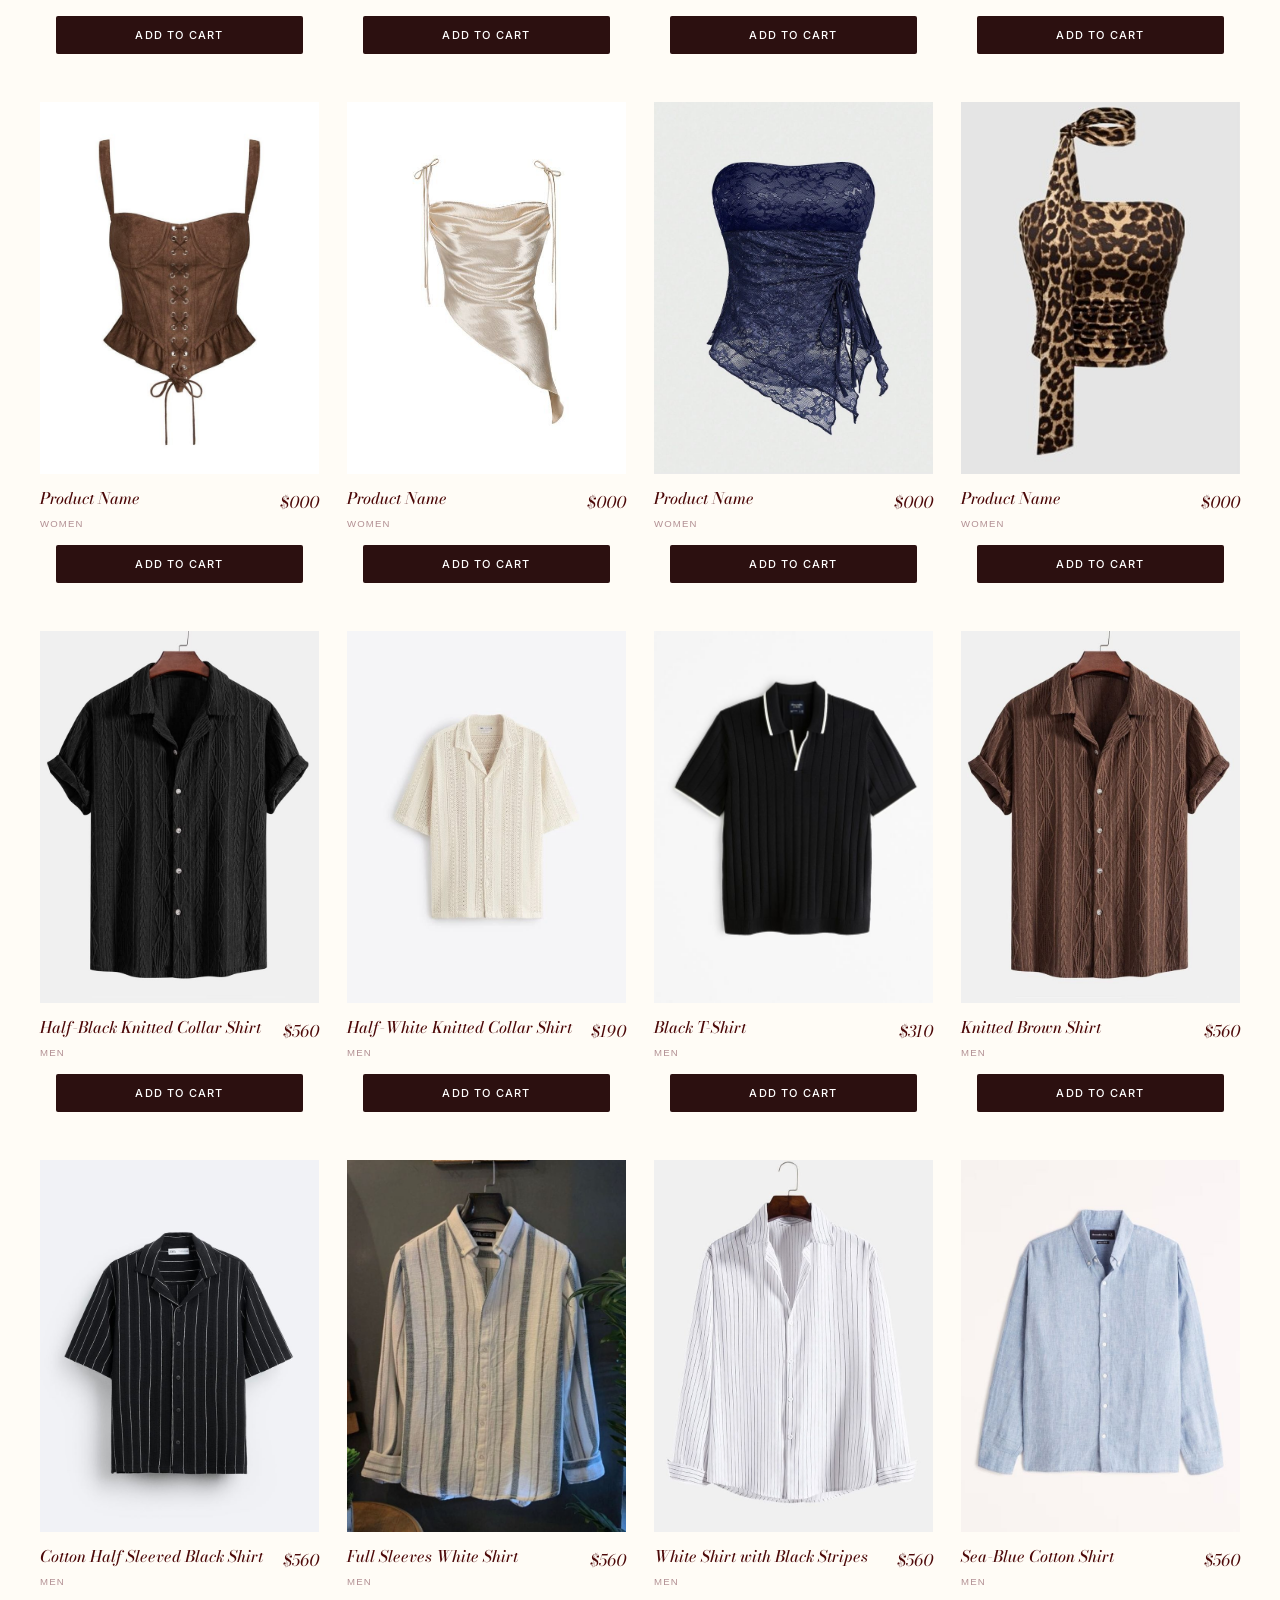
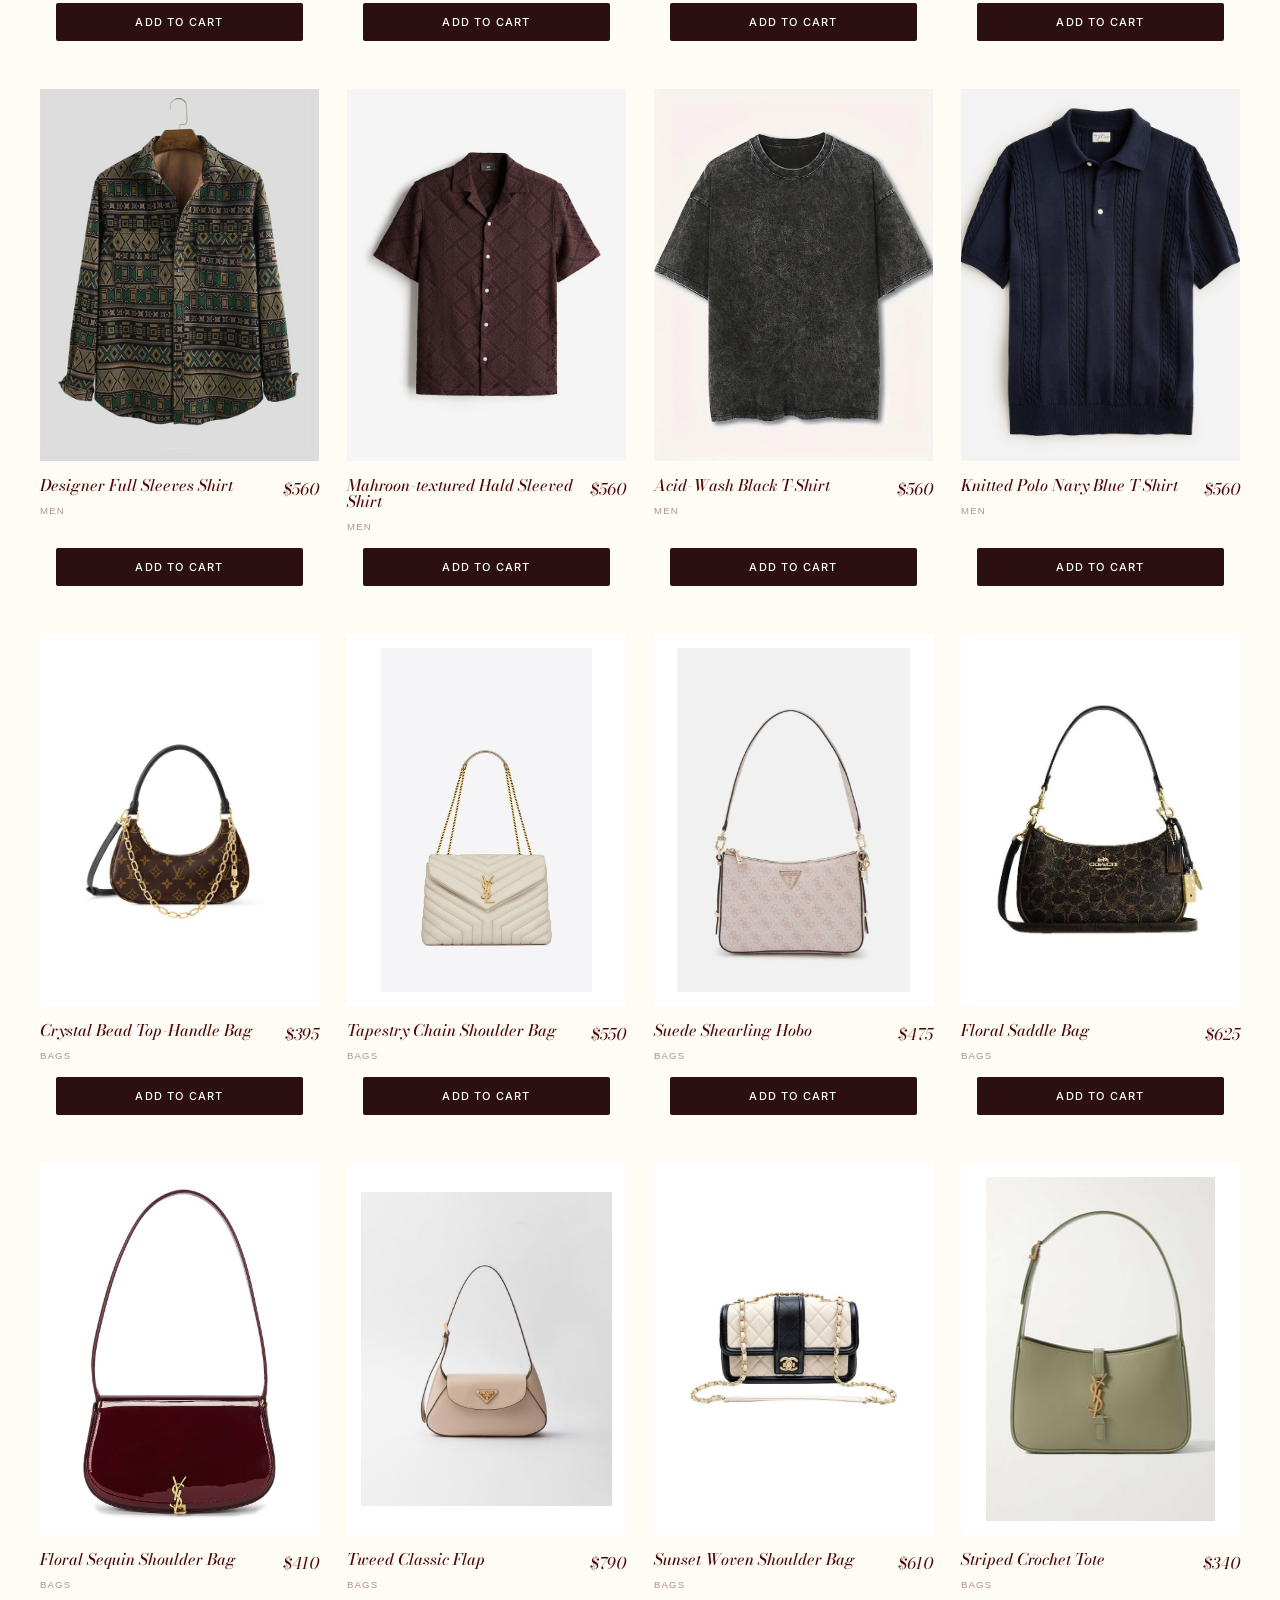
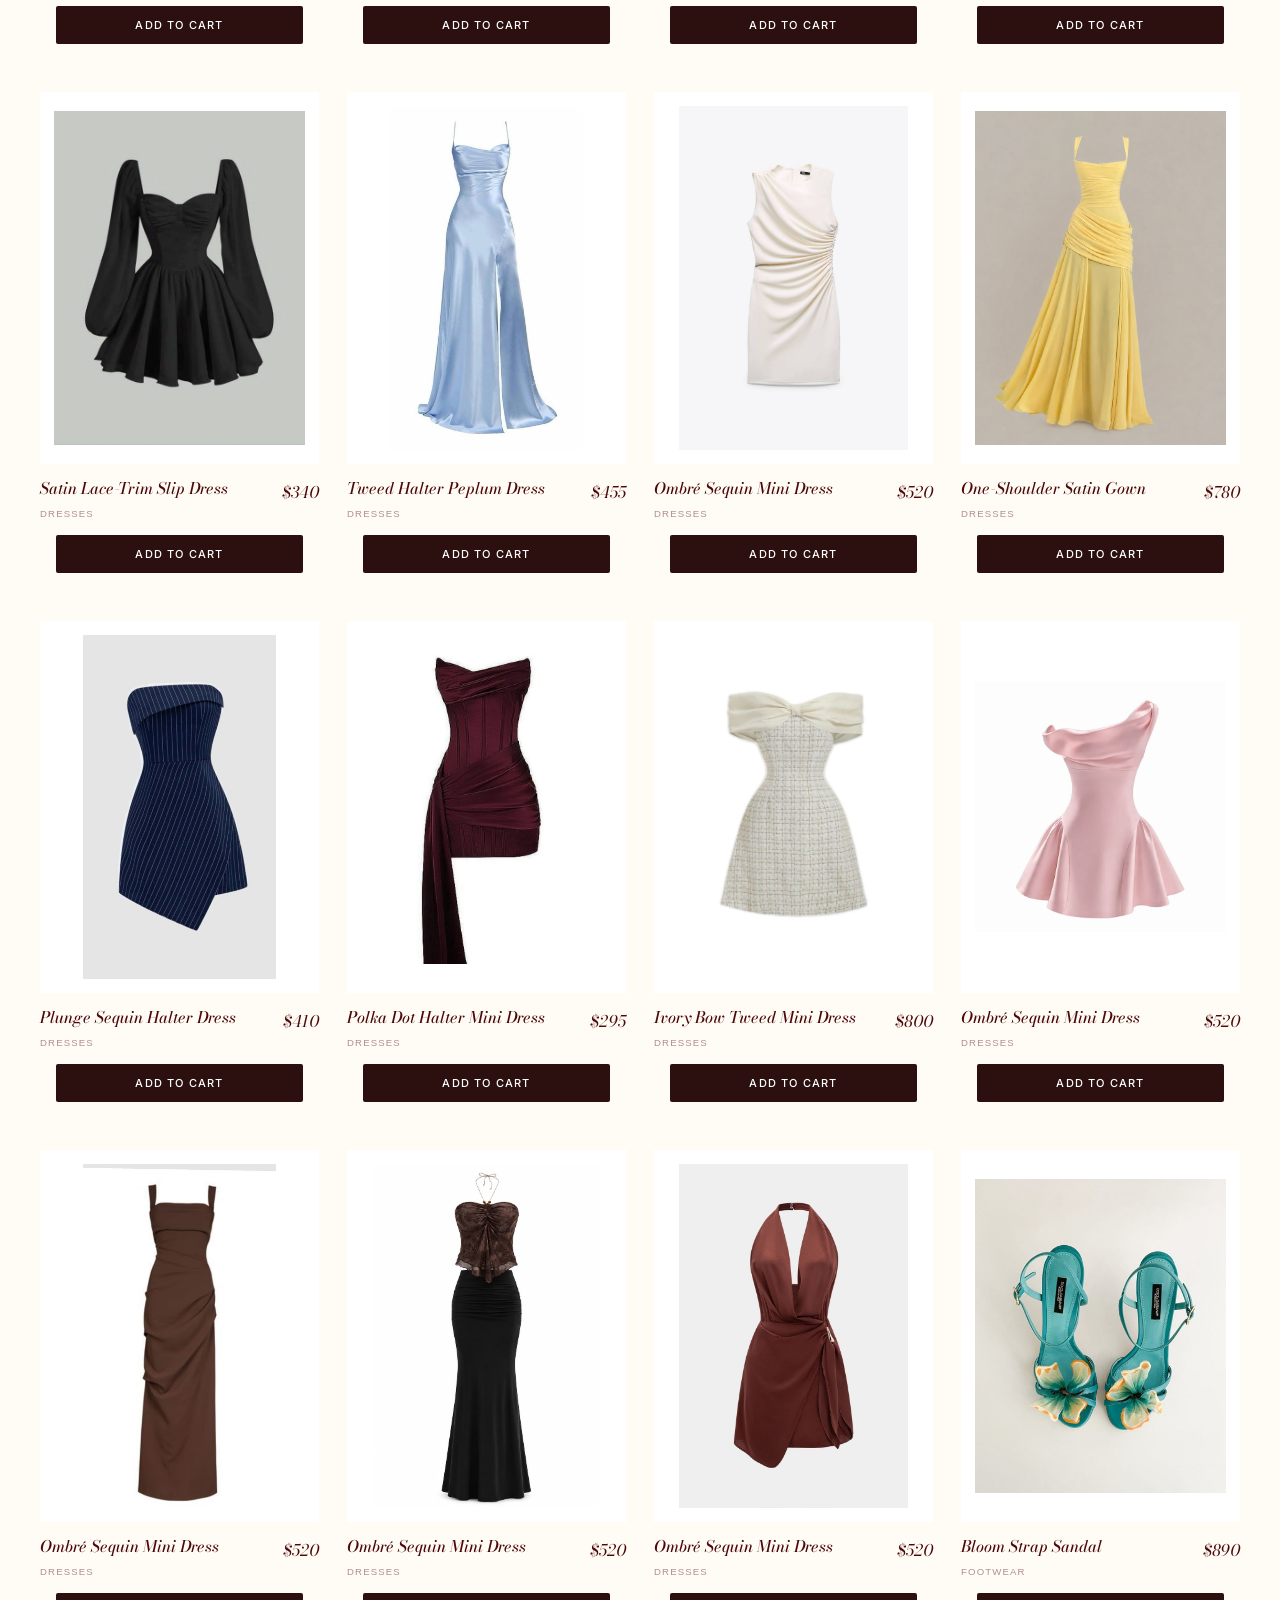
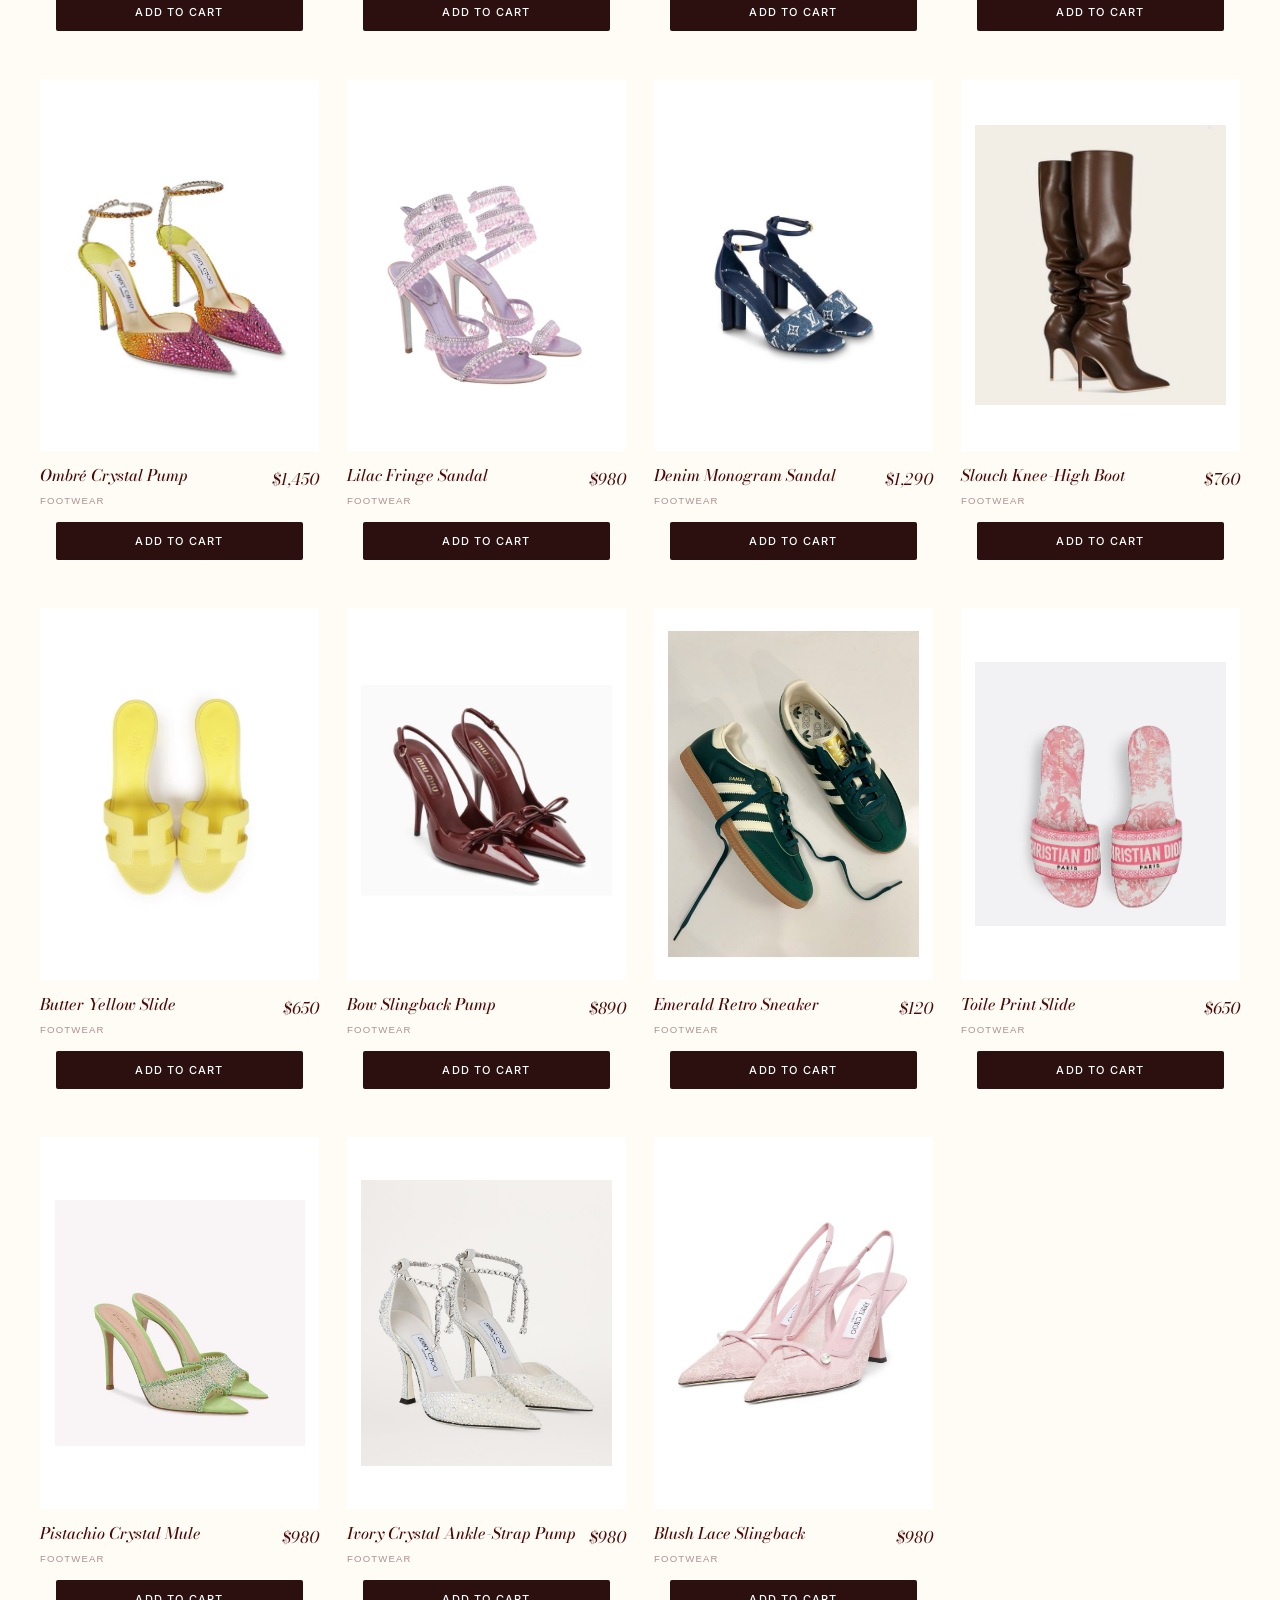
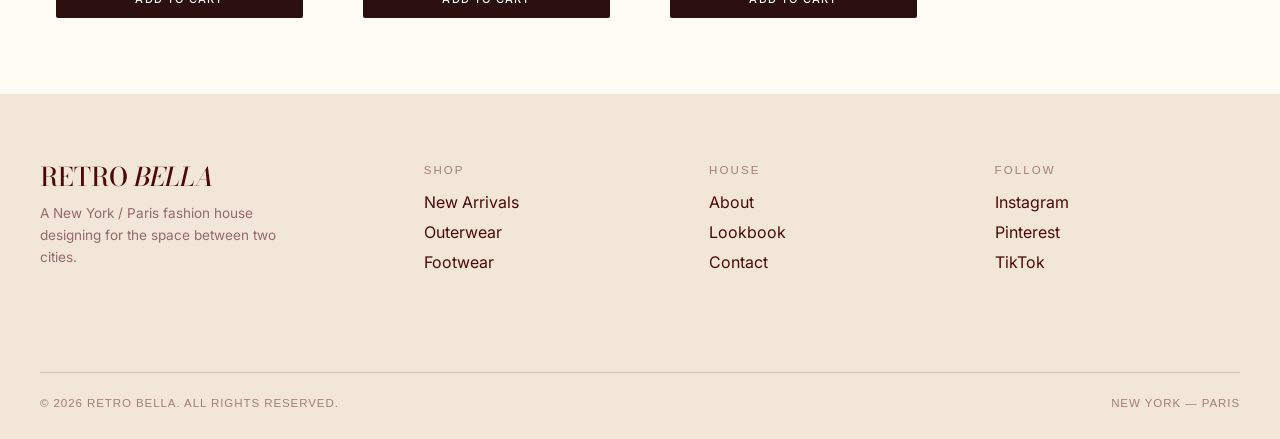
<file: shop.html>
<!DOCTYPE html>
<html lang="en">
<head>
<meta charset="UTF-8">
<meta name="viewport" content="width=device-width, initial-scale=1.0">
<title>Shop All — RETRO&nbsp;BELLA</title>
<link rel="preconnect" href="https://fonts.googleapis.com">
<link rel="preconnect" href="https://fonts.gstatic.com" crossorigin>
<link href="https://fonts.googleapis.com/css2?family=Bodoni+Moda:ital,opsz,wght@0,6..96,400;0,6..96,500;0,6..96,700;1,6..96,400;1,6..96,500&family=Archivo+Expanded:wght@500;700&family=Inter:wght@300;400;500&display=swap" rel="stylesheet">
<link rel="stylesheet" href="css/styles.css">

</head>
<body>

<div class="grain"></div>
<div class="cursor-dot" id="cursorDot"></div>

<header id="siteHeader" class="scrolled">
  <div class="logo">RETRO <em>BELLA</em></div>
  <nav class="links" id="navLinks">
    <a href="index.html">Home</a>
    <a href="shop.html" class="is-active">Shop</a>
    <a href="lookbook.html">Lookbook</a>
    <a href="about.html">About</a>
    <a href="contact.html">Contact</a>
  </nav>
  <div class="header-icons">
    <a href="login.html" class="icon-btn nav-text-btn">Sign In</a>
    <a href="login.html?tab=signup" class="icon-btn nav-text-btn">Sign Up</a>
    <a href="index.html" class="icon-btn nav-text-btn">Logout</a>
    <a href="#" class="icon-btn" aria-label="Cart">
      <svg class="icon-svg" viewBox="0 0 24 24" fill="none" stroke="currentColor" stroke-width="1.6"><path d="M3 4h2l2.4 12.2a2 2 0 002 1.8h8.2a2 2 0 002-1.7L21 8H6"/><circle cx="10" cy="21" r="1.2"/><circle cx="18" cy="21" r="1.2"/></svg>
    </a>
  </div>
  <button class="menu-btn" id="menuBtn" aria-label="Toggle menu">
    <span></span><span></span><span></span>
  </button>
</header>

<section class="page-banner shop-banner">
  <div class="breadcrumb"><a href="index.html">Home</a> / <span>Shop</span></div>
  <span class="label">The Collection</span>
  <h1>Shop All</h1>
  <p class="sub">Small-run tailoring and considered essentials, cut for a wardrobe that moves easily from morning meetings to late dinners.</p>
</section>

<div class="filter-bar" id="filterBar">
  <button class="filter-pill active" data-filter="all">All</button>
  <button class="filter-pill" data-filter="women">Women</button>
  <button class="filter-pill" data-filter="men">Men</button>
  <button class="filter-pill" data-filter="bags">Bags</button>
  <button class="filter-pill" data-filter="dresses">Dresses</button>
  <button class="filter-pill" data-filter="footwear">Footwear</button>
</div>

<div class="product-grid" id="productGrid">

  <!-- WOMEN -->
  <div class="product-card" data-cat="women" style="--c1:#F7ECE4; --c2:#C9998C;">
    <div class="product-media">
      <img src="images/top1.jpg" alt="Structured Blazer" onerror="this.style.display='none'">
    </div>
    <div class="product-info">
      <div><h3>Structured Blazer</h3><span class="cat-label">Women</span></div>
      <span class="product-price">$420</span>
    </div>
    <div class="card-actions">
      <button type="button" class="add-cart-btn">Add to Cart</button>
    </div>
  </div>

  <div class="product-card" data-cat="women" style="--c1:#F2E3D8; --c2:#E4CFC2;">
    <div class="product-media">
      <img src="images/top2.jpg" alt="Silk Wrap Blouse" onerror="this.style.display='none'">
    </div>
    <div class="product-info">
      <div><h3>Silk Wrap Blouse</h3><span class="cat-label">Women</span></div>
      <span class="product-price">$260</span>
    </div>
    <div class="card-actions">
      <button type="button" class="add-cart-btn">Add to Cart</button>
    </div>
  </div>

  <div class="product-card" data-cat="women" style="--c1:#C9998C; --c2:#4D0909;">
    <div class="product-media">
      <img src="images/top3.jpg" alt="Tapered Wool Trousers" onerror="this.style.display='none'">
    </div>
    <div class="product-info">
      <div><h3>Tapered Wool Trousers</h3><span class="cat-label">Women</span></div>
      <span class="product-price">$340</span>
    </div>
    <div class="card-actions">
      <button type="button" class="add-cart-btn">Add to Cart</button>
    </div>
  </div>

  <div class="product-card" data-cat="women" style="--c1:#F2E3D8; --c2:#B37868;">
    <div class="product-media">
      <img src="images/top4.jpg" alt="Product name" onerror="this.style.display='none'">
    </div>
    <div class="product-info">
      <div><h3>Product Name</h3><span class="cat-label">Women</span></div>
      <span class="product-price">$000</span>
    </div>
    <div class="card-actions">
      <button type="button" class="add-cart-btn">Add to Cart</button>
    </div>
  </div>

  <div class="product-card" data-cat="women" style="--c1:#E4CFC2; --c2:#4D0909;">
    <div class="product-media">
      <img src="images/top5.jpg" alt="Product name" onerror="this.style.display='none'">
    </div>
    <div class="product-info">
      <div><h3>Product Name</h3><span class="cat-label">Women</span></div>
      <span class="product-price">$000</span>
    </div>
    <div class="card-actions">
      <button type="button" class="add-cart-btn">Add to Cart</button>
    </div>
  </div>

  <div class="product-card" data-cat="women" style="--c1:#F7ECE4; --c2:#320606;">
    <div class="product-media">
      <img src="images/top6.jpg" alt="Product name" onerror="this.style.display='none'">
    </div>
    <div class="product-info">
      <div><h3>Product Name</h3><span class="cat-label">Women</span></div>
      <span class="product-price">$000</span>
    </div>
    <div class="card-actions">
      <button type="button" class="add-cart-btn">Add to Cart</button>
    </div>
  </div>

  <div class="product-card" data-cat="women" style="--c1:#C9998C; --c2:#B37868;">
    <div class="product-media">
      <img src="images/top1.jpg" alt="Product name" onerror="this.style.display='none'">
    </div>
    <div class="product-info">
      <div><h3>Product Name</h3><span class="cat-label">Women</span></div>
      <span class="product-price">$000</span>
    </div>
    <div class="card-actions">
      <button type="button" class="add-cart-btn">Add to Cart</button>
    </div>
  </div>

  <div class="product-card" data-cat="women" style="--c1:#F2E3D8; --c2:#4D0909;">
    <div class="product-media">
      <img src="images/top8.jpg" alt="Product name" onerror="this.style.display='none'">
    </div>
    <div class="product-info">
      <div><h3>Product Name</h3><span class="cat-label">Women</span></div>
      <span class="product-price">$000</span>
    </div>
    <div class="card-actions">
      <button type="button" class="add-cart-btn">Add to Cart</button>
    </div>
  </div>

  <div class="product-card" data-cat="women" style="--c1:#E4CFC2; --c2:#320606;">
    <div class="product-media">
      <img src="images/top9.jpg" alt="Product name" onerror="this.style.display='none'">
    </div>
    <div class="product-info">
      <div><h3>Product Name</h3><span class="cat-label">Women</span></div>
      <span class="product-price">$000</span>
    </div>
    <div class="card-actions">
      <button type="button" class="add-cart-btn">Add to Cart</button>
    </div>
  </div>

  <div class="product-card" data-cat="women" style="--c1:#F7ECE4; --c2:#B37868;">
    <div class="product-media">
      <img src="images/top10.jpg" alt="Product name" onerror="this.style.display='none'">
    </div>
    <div class="product-info">
      <div><h3>Product Name</h3><span class="cat-label">Women</span></div>
      <span class="product-price">$000</span>
    </div>
    <div class="card-actions">
      <button type="button" class="add-cart-btn">Add to Cart</button>
    </div>
  </div>

  <div class="product-card" data-cat="women" style="--c1:#F7ECE4; --c2:#B37868;">
    <div class="product-media">
      <img src="images/top11.jpg" alt="Product name" onerror="this.style.display='none'">
    </div>
    <div class="product-info">
      <div><h3>Product Name</h3><span class="cat-label">Women</span></div>
      <span class="product-price">$000</span>
    </div>
    <div class="card-actions">
      <button type="button" class="add-cart-btn">Add to Cart</button>
    </div>
  </div>

  <div class="product-card" data-cat="women" style="--c1:#F7ECE4; --c2:#B37868;">
    <div class="product-media">
      <img src="images/top12.jpg" alt="Product name" onerror="this.style.display='none'">
    </div>
    <div class="product-info">
      <div><h3>Product Name</h3><span class="cat-label">Women</span></div>
      <span class="product-price">$000</span>
    </div>
    <div class="card-actions">
      <button type="button" class="add-cart-btn">Add to Cart</button>
    </div>
  </div>

  <!-- MEN -->
  <div class="product-card" data-cat="men" style="--c1:#B37868; --c2:#4D0909;">
    <div class="product-media">
      <img src="images/men1.jpeg" alt="Men's overcoat" onerror="this.style.display='none'">
    </div>
    <div class="product-info">
      <div><h3>Half-Black Knitted Collar Shirt</h3><span class="cat-label">Men</span></div>
      <span class="product-price">$560</span>
    </div>
    <div class="card-actions">
      <button type="button" class="add-cart-btn">Add to Cart</button>
    </div>
  </div>

  <div class="product-card" data-cat="men" style="--c1:#E4CFC2; --c2:#4D0909;">
    <div class="product-media">
      <img src="images/men2.jpeg" alt="Men's knitwear" onerror="this.style.display='none'">
    </div>
    <div class="product-info">
      <div><h3>Half-White Knitted Collar Shirt</h3><span class="cat-label">Men</span></div>
      <span class="product-price">$190</span>
    </div>
    <div class="card-actions">
      <button type="button" class="add-cart-btn">Add to Cart</button>
    </div>
  </div>

  <div class="product-card" data-cat="men" style="--c1:#320606; --c2:#320606;">
    <div class="product-media">
      <img src="images/men3.jpeg" alt="Men's trousers" onerror="this.style.display='none'">
    </div>
    <div class="product-info">
      <div><h3>Black T-Shirt</h3><span class="cat-label">Men</span></div>
      <span class="product-price">$310</span>
    </div>
    <div class="card-actions">
      <button type="button" class="add-cart-btn">Add to Cart</button>
    </div>
  </div>

  <div class="product-card" data-cat="men" style="--c1:#B37868; --c2:#4D0909;">
    <div class="product-media">
      <img src="images/men4.jpeg" alt="Men's overcoat" onerror="this.style.display='none'">
    </div>
    <div class="product-info">
      <div><h3>Knitted Brown Shirt</h3><span class="cat-label">Men</span></div>
      <span class="product-price">$560</span>
    </div>
    <div class="card-actions">
      <button type="button" class="add-cart-btn">Add to Cart</button>
    </div>
  </div>

  <div class="product-card" data-cat="men" style="--c1:#B37868; --c2:#4D0909;">
    <div class="product-media">
      <img src="images/men5.jpeg" alt="Men's overcoat" onerror="this.style.display='none'">
    </div>
    <div class="product-info">
      <div><h3>Cotton Half Sleeved Black Shirt</h3><span class="cat-label">Men</span></div>
      <span class="product-price">$560</span>
    </div>
    <div class="card-actions">
      <button type="button" class="add-cart-btn">Add to Cart</button>
    </div>
  </div>

  <div class="product-card" data-cat="men" style="--c1:#B37868; --c2:#4D0909;">
    <div class="product-media">
      <img src="images/men6.jpeg" alt="Men's overcoat" onerror="this.style.display='none'">
    </div>
    <div class="product-info">
      <div><h3>Full Sleeves White Shirt</h3><span class="cat-label">Men</span></div>
      <span class="product-price">$560</span>
    </div>
    <div class="card-actions">
      <button type="button" class="add-cart-btn">Add to Cart</button>
    </div>
  </div>

  <div class="product-card" data-cat="men" style="--c1:#B37868; --c2:#4D0909;">
    <div class="product-media">
      <img src="images/men7.jpeg" alt="Men's overcoat" onerror="this.style.display='none'">
    </div>
    <div class="product-info">
      <div><h3>White Shirt with Black Stripes</h3><span class="cat-label">Men</span></div>
      <span class="product-price">$560</span>
    </div>
    <div class="card-actions">
      <button type="button" class="add-cart-btn">Add to Cart</button>
    </div>
  </div>

  <div class="product-card" data-cat="men" style="--c1:#B37868; --c2:#4D0909;">
    <div class="product-media">
      <img src="images/men8.jpeg" alt="Men's overcoat" onerror="this.style.display='none'">
    </div>
    <div class="product-info">
      <div><h3>Sea-Blue Cotton Shirt</h3><span class="cat-label">Men</span></div>
      <span class="product-price">$560</span>
    </div>
    <div class="card-actions">
      <button type="button" class="add-cart-btn">Add to Cart</button>
    </div>
  </div>

  <div class="product-card" data-cat="men" style="--c1:#B37868; --c2:#4D0909;">
    <div class="product-media">
      <img src="images/men9.jpeg" alt="Men's overcoat" onerror="this.style.display='none'">
    </div>
    <div class="product-info">
      <div><h3>Designer Full Sleeves Shirt</h3><span class="cat-label">Men</span></div>
      <span class="product-price">$560</span>
    </div>
    <div class="card-actions">
      <button type="button" class="add-cart-btn">Add to Cart</button>
    </div>
  </div>

  <div class="product-card" data-cat="men" style="--c1:#B37868; --c2:#4D0909;">
    <div class="product-media">
      <img src="images/men10.jpeg" alt="Men's overcoat" onerror="this.style.display='none'">
    </div>
    <div class="product-info">
      <div><h3>Mahroon-textured Hald Sleeved Shirt</h3><span class="cat-label">Men</span></div>
      <span class="product-price">$560</span>
    </div>
    <div class="card-actions">
      <button type="button" class="add-cart-btn">Add to Cart</button>
    </div>
  </div>

  <div class="product-card" data-cat="men" style="--c1:#B37868; --c2:#4D0909;">
    <div class="product-media">
      <img src="images/men11.jpeg" alt="Men's overcoat" onerror="this.style.display='none'">
    </div>
    <div class="product-info">
      <div><h3>Acid-Wash Black T-Shirt</h3><span class="cat-label">Men</span></div>
      <span class="product-price">$560</span>
    </div>
    <div class="card-actions">
      <button type="button" class="add-cart-btn">Add to Cart</button>
    </div>
  </div>

  <div class="product-card" data-cat="men" style="--c1:#B37868; --c2:#4D0909;">
    <div class="product-media">
      <img src="images/men12.jpeg" alt="Men's overcoat" onerror="this.style.display='none'">
    </div>
    <div class="product-info">
      <div><h3>Knitted Polo Navy Blue T-Shirt</h3><span class="cat-label">Men</span></div>
      <span class="product-price">$560</span>
    </div>
    <div class="card-actions">
      <button type="button" class="add-cart-btn">Add to Cart</button>
    </div>
  </div>

  <!-- BAGS -->
  <div class="product-card" data-cat="bags" style="--c1:#E4CFC2; --c2:#4D0909;">
    <div class="product-media">
      <img class="fit-contain" src="images/bag1.jpg" alt="Crystal bead top-handle bag" onerror="this.style.display='none'">
    </div>
    <div class="product-info">
      <div><h3>Crystal Bead Top-Handle Bag</h3><span class="cat-label">Bags</span></div>
      <span class="product-price">$395</span>
    </div>
    <div class="card-actions">
      <button type="button" class="add-cart-btn">Add to Cart</button>
    </div>
  </div>

  <div class="product-card" data-cat="bags" style="--c1:#F2E3D8; --c2:#C9998C;">
    <div class="product-media">
      <img class="fit-contain" src="images/bag2.jpg" alt="Tapestry chain shoulder bag" onerror="this.style.display='none'">
    </div>
    <div class="product-info">
      <div><h3>Tapestry Chain Shoulder Bag</h3><span class="cat-label">Bags</span></div>
      <span class="product-price">$550</span>
    </div>
    <div class="card-actions">
      <button type="button" class="add-cart-btn">Add to Cart</button>
    </div>
  </div>

  <div class="product-card" data-cat="bags" style="--c1:#C9998C; --c2:#320606;">
    <div class="product-media">
      <img class="fit-contain" src="images/bag3.jpg" alt="Suede shearling hobo bag" onerror="this.style.display='none'">
    </div>
    <div class="product-info">
      <div><h3>Suede Shearling Hobo</h3><span class="cat-label">Bags</span></div>
      <span class="product-price">$475</span>
    </div>
    <div class="card-actions">
      <button type="button" class="add-cart-btn">Add to Cart</button>
    </div>
  </div>

  <div class="product-card" data-cat="bags" style="--c1:#F7ECE4; --c2:#B37868;">
    <div class="product-media">
      <img class="fit-contain" src="images/bag4.jpg" alt="Floral saddle bag" onerror="this.style.display='none'">
    </div>
    <div class="product-info">
      <div><h3>Floral Saddle Bag</h3><span class="cat-label">Bags</span></div>
      <span class="product-price">$625</span>
    </div>
    <div class="card-actions">
      <button type="button" class="add-cart-btn">Add to Cart</button>
    </div>
  </div>

  <div class="product-card" data-cat="bags" style="--c1:#E4CFC2; --c2:#C9998C;">
    <div class="product-media">
      <img class="fit-contain" src="images/bag5.jpg" alt="Floral sequin shoulder bag" onerror="this.style.display='none'">
    </div>
    <div class="product-info">
      <div><h3>Floral Sequin Shoulder Bag</h3><span class="cat-label">Bags</span></div>
      <span class="product-price">$410</span>
    </div>
    <div class="card-actions">
      <button type="button" class="add-cart-btn">Add to Cart</button>
    </div>
  </div>

  <div class="product-card" data-cat="bags" style="--c1:#320606; --c2:#320606;">
    <div class="product-media">
      <img class="fit-contain" src="images/bag6.jpg" alt="Tweed classic flap bag" onerror="this.style.display='none'">
    </div>
    <div class="product-info">
      <div><h3>Tweed Classic Flap</h3><span class="cat-label">Bags</span></div>
      <span class="product-price">$790</span>
    </div>
    <div class="card-actions">
      <button type="button" class="add-cart-btn">Add to Cart</button>
    </div>
  </div>

  <div class="product-card" data-cat="bags" style="--c1:#F7ECE4; --c2:#B37868;">
    <div class="product-media">
      <img class="fit-contain" src="images/bag7.jpg" alt="Sunset Woven Shoulder Bag" onerror="this.style.display='none'">
    </div>
    <div class="product-info">
      <div><h3>Sunset Woven Shoulder Bag</h3><span class="cat-label">Bags</span></div>
      <span class="product-price">$610</span>
    </div>
    <div class="card-actions">
      <button type="button" class="add-cart-btn">Add to Cart</button>
    </div>
  </div>

  <div class="product-card" data-cat="bags" style="--c1:#E4CFC2; --c2:#4D0909;">
    <div class="product-media">
      <img class="fit-contain" src="images/bag8.jpg" alt="Striped crochet tote" onerror="this.style.display='none'">
    </div>
    <div class="product-info">
      <div><h3>Striped Crochet Tote</h3><span class="cat-label">Bags</span></div>
      <span class="product-price">$340</span>
    </div>
    <div class="card-actions">
      <button type="button" class="add-cart-btn">Add to Cart</button>
    </div>
  </div>

  <!-- DRESSES -->
  <div class="product-card" data-cat="dresses" style="--c1:#E4CFC2; --c2:#4D0909;">
    <div class="product-media">
      <img class="fit-contain" src="images/dress1.jpg" alt="Satin lace-trim slip dress" onerror="this.style.display='none'">
    </div>
    <div class="product-info">
      <div><h3>Satin Lace-Trim Slip Dress</h3><span class="cat-label">Dresses</span></div>
      <span class="product-price">$340</span>
    </div>
    <div class="card-actions">
      <button type="button" class="add-cart-btn">Add to Cart</button>
    </div>
  </div>

  <div class="product-card" data-cat="dresses" style="--c1:#320606; --c2:#320606;">
    <div class="product-media">
      <img class="fit-contain" src="images/dress2.jpg" alt="Tweed halter peplum dress" onerror="this.style.display='none'">
    </div>
    <div class="product-info">
      <div><h3>Tweed Halter Peplum Dress</h3><span class="cat-label">Dresses</span></div>
      <span class="product-price">$455</span>
    </div>
    <div class="card-actions">
      <button type="button" class="add-cart-btn">Add to Cart</button>
    </div>
  </div>

  <div class="product-card" data-cat="dresses" style="--c1:#F7ECE4; --c2:#C9998C;">
    <div class="product-media">
      <img class="fit-contain" src="images/dress3.jpg" alt="Ombre sequin mini dress" onerror="this.style.display='none'">
    </div>
    <div class="product-info">
      <div><h3>Ombré Sequin Mini Dress</h3><span class="cat-label">Dresses</span></div>
      <span class="product-price">$520</span>
    </div>
    <div class="card-actions">
      <button type="button" class="add-cart-btn">Add to Cart</button>
    </div>
  </div>

  <div class="product-card" data-cat="dresses" style="--c1:#F2E3D8; --c2:#B37868;">
    <div class="product-media">
      <img class="fit-contain" src="images/dress4.jpg" alt="One-shoulder satin gown" onerror="this.style.display='none'">
    </div>
    <div class="product-info">
      <div><h3>One-Shoulder Satin Gown</h3><span class="cat-label">Dresses</span></div>
      <span class="product-price">$780</span>
    </div>
    <div class="card-actions">
      <button type="button" class="add-cart-btn">Add to Cart</button>
    </div>
  </div>

  <div class="product-card" data-cat="dresses" style="--c1:#B37868; --c2:#320606;">
    <div class="product-media">
      <img class="fit-contain" src="images/dress5.jpg" alt="Plunge sequin halter dress" onerror="this.style.display='none'">
    </div>
    <div class="product-info">
      <div><h3>Plunge Sequin Halter Dress</h3><span class="cat-label">Dresses</span></div>
      <span class="product-price">$410</span>
    </div>
    <div class="card-actions">
      <button type="button" class="add-cart-btn">Add to Cart</button>
    </div>
  </div>

  <div class="product-card" data-cat="dresses" style="--c1:#E4CFC2; --c2:#4D0909;">
    <div class="product-media">
      <img class="fit-contain" src="images/dress6.jpg" alt="Polka dot halter mini dress" onerror="this.style.display='none'">
    </div>
    <div class="product-info">
      <div><h3>Polka Dot Halter Mini Dress</h3><span class="cat-label">Dresses</span></div>
      <span class="product-price">$295</span>
    </div>
    <div class="card-actions">
      <button type="button" class="add-cart-btn">Add to Cart</button>
    </div>
  </div>

   <div class="product-card" data-cat="dresses" style="--c1:#E4CFC2; --c2:#4D0909;">
    <div class="product-media">
      <img class="fit-contain" src="images/dress7.png" alt="Ivory Bow Tweed Mini Dress" onerror="this.style.display='none'">
    </div>
    <div class="product-info">
      <div><h3>Ivory Bow Tweed Mini Dress</h3><span class="cat-label">Dresses</span></div>
      <span class="product-price">$800</span>
    </div>
    <div class="card-actions">
      <button type="button" class="add-cart-btn">Add to Cart</button>
    </div>
  </div>

  <div class="product-card" data-cat="dresses" style="--c1:#F7ECE4; --c2:#C9998C;">
    <div class="product-media">
      <img class="fit-contain" src="images/dress8.jpg" alt="Ombre sequin mini dress" onerror="this.style.display='none'">
    </div>
    <div class="product-info">
      <div><h3>Ombré Sequin Mini Dress</h3><span class="cat-label">Dresses</span></div>
      <span class="product-price">$520</span>
    </div>
    <div class="card-actions">
      <button type="button" class="add-cart-btn">Add to Cart</button>
    </div>
  </div>

  <div class="product-card" data-cat="dresses" style="--c1:#F7ECE4; --c2:#C9998C;">
    <div class="product-media">
      <img class="fit-contain" src="images/dress9.jpg" alt="Ombre sequin mini dress" onerror="this.style.display='none'">
    </div>
    <div class="product-info">
      <div><h3>Ombré Sequin Mini Dress</h3><span class="cat-label">Dresses</span></div>
      <span class="product-price">$520</span>
    </div>
    <div class="card-actions">
      <button type="button" class="add-cart-btn">Add to Cart</button>
    </div>
  </div>

  <div class="product-card" data-cat="dresses" style="--c1:#F7ECE4; --c2:#C9998C;">
    <div class="product-media">
      <img class="fit-contain" src="images/dress10.jpg" alt="Ombre sequin mini dress" onerror="this.style.display='none'">
    </div>
    <div class="product-info">
      <div><h3>Ombré Sequin Mini Dress</h3><span class="cat-label">Dresses</span></div>
      <span class="product-price">$520</span>
    </div>
    <div class="card-actions">
      <button type="button" class="add-cart-btn">Add to Cart</button>
    </div>
  </div>

  <div class="product-card" data-cat="dresses" style="--c1:#F7ECE4; --c2:#C9998C;">
    <div class="product-media">
      <img class="fit-contain" src="images/dress11.jpg" alt="Ombre sequin mini dress" onerror="this.style.display='none'">
    </div>
    <div class="product-info">
      <div><h3>Ombré Sequin Mini Dress</h3><span class="cat-label">Dresses</span></div>
      <span class="product-price">$520</span>
    </div>
    <div class="card-actions">
      <button type="button" class="add-cart-btn">Add to Cart</button>
    </div>
  </div>

  <!-- FOOTWEAR -->
  <div class="product-card" data-cat="footwear" style="--c1:#4E8E86; --c2:#4D0909;">
    <div class="product-media">
      <img class="fit-contain" src="images/shoe1.png" alt="Turquoise floral strappy sandal" onerror="this.style.display='none'">
    </div>
    <div class="product-info">
      <div><h3>Bloom Strap Sandal</h3><span class="cat-label">Footwear</span></div>
      <span class="product-price">$890</span>
    </div>
    <div class="card-actions">
      <button type="button" class="add-cart-btn">Add to Cart</button>
    </div>
  </div>

  <div class="product-card" data-cat="footwear" style="--c1:#E8C948; --c2:#C9337A;">
    <div class="product-media">
      <img class="fit-contain" src="images/shoe2.png" alt="Ombre crystal pointed pump" onerror="this.style.display='none'">
    </div>
    <div class="product-info">
      <div><h3>Ombré Crystal Pump</h3><span class="cat-label">Footwear</span></div>
      <span class="product-price">$1,450</span>
    </div>
    <div class="card-actions">
      <button type="button" class="add-cart-btn">Add to Cart</button>
    </div>
  </div>

  <div class="product-card" data-cat="footwear" style="--c1:#E8C9DD; --c2:#8A6E96;">
    <div class="product-media">
      <img class="fit-contain" src="images/shoe3.png" alt="Lilac beaded fringe sandal" onerror="this.style.display='none'">
    </div>
    <div class="product-info">
      <div><h3>Lilac Fringe Sandal</h3><span class="cat-label">Footwear</span></div>
      <span class="product-price">$980</span>
    </div>
    <div class="card-actions">
      <button type="button" class="add-cart-btn">Add to Cart</button>
    </div>
  </div>

  <div class="product-card" data-cat="footwear" style="--c1:#1F2E4A; --c2:#C9998C;">
    <div class="product-media">
      <img class="fit-contain" src="images/shoe4.png" alt="Denim monogram ankle-strap sandal" onerror="this.style.display='none'">
    </div>
    <div class="product-info">
      <div><h3>Denim Monogram Sandal</h3><span class="cat-label">Footwear</span></div>
      <span class="product-price">$1,290</span>
    </div>
    <div class="card-actions">
      <button type="button" class="add-cart-btn">Add to Cart</button>
    </div>
  </div>

  <div class="product-card" data-cat="footwear" style="--c1:#3B2417; --c2:#4D0909;">
    <div class="product-media">
      <img class="fit-contain" src="images/shoe5.png" alt="Slouch knee-high leather boot" onerror="this.style.display='none'">
    </div>
    <div class="product-info">
      <div><h3>Slouch Knee-High Boot</h3><span class="cat-label">Footwear</span></div>
      <span class="product-price">$760</span>
    </div>
    <div class="card-actions">
      <button type="button" class="add-cart-btn">Add to Cart</button>
    </div>
  </div>

  <div class="product-card" data-cat="footwear" style="--c1:#F2D97B; --c2:#C9998C;">
    <div class="product-media">
      <img class="fit-contain" src="images/shoe6.png" alt="Butter yellow slide sandal" onerror="this.style.display='none'">
    </div>
    <div class="product-info">
      <div><h3>Butter Yellow Slide</h3><span class="cat-label">Footwear</span></div>
      <span class="product-price">$650</span>
    </div>
    <div class="card-actions">
      <button type="button" class="add-cart-btn">Add to Cart</button>
    </div>
  </div>

  <div class="product-card" data-cat="footwear" style="--c1:#5A1414; --c2:#C9998C;">
    <div class="product-media">
      <img class="fit-contain" src="images/shoe7.png" alt="Burgundy bow slingback pump" onerror="this.style.display='none'">
    </div>
    <div class="product-info">
      <div><h3>Bow Slingback Pump</h3><span class="cat-label">Footwear</span></div>
      <span class="product-price">$890</span>
    </div>
    <div class="card-actions">
      <button type="button" class="add-cart-btn">Add to Cart</button>
    </div>
  </div>

  <div class="product-card" data-cat="footwear" style="--c1:#1E4A3A; --c2:#4D0909;">
    <div class="product-media">
      <img class="fit-contain" src="images/shoe8.png" alt="Emerald green retro sneaker" onerror="this.style.display='none'">
    </div>
    <div class="product-info">
      <div><h3>Emerald Retro Sneaker</h3><span class="cat-label">Footwear</span></div>
      <span class="product-price">$120</span>
    </div>
    <div class="card-actions">
      <button type="button" class="add-cart-btn">Add to Cart</button>
    </div>
  </div>

  <div class="product-card" data-cat="footwear" style="--c1:#E58BA6; --c2:#8A1F3D;">
    <div class="product-media">
      <img class="fit-contain" src="images/shoe9.png" alt="Pink toile print slide sandal" onerror="this.style.display='none'">
    </div>
    <div class="product-info">
      <div><h3>Toile Print Slide</h3><span class="cat-label">Footwear</span></div>
      <span class="product-price">$650</span>
    </div>
    <div class="card-actions">
      <button type="button" class="add-cart-btn">Add to Cart</button>
    </div>
  </div>

  <div class="product-card" data-cat="footwear" style="--c1:#B6D98A; --c2:#4D0909;">
    <div class="product-media">
      <img class="fit-contain" src="images/shoe10.png" alt="Pistachio crystal mule" onerror="this.style.display='none'">
    </div>
    <div class="product-info">
      <div><h3>Pistachio Crystal Mule</h3><span class="cat-label">Footwear</span></div>
      <span class="product-price">$980</span>
    </div>
    <div class="card-actions">
      <button type="button" class="add-cart-btn">Add to Cart</button>
    </div>
  </div>

  <div class="product-card" data-cat="footwear" style="--c1:#B6D98A; --c2:#4D0909;">
    <div class="product-media">
      <img class="fit-contain" src="images/shoe11.jpg" alt="Ivory crystal ankle-strap pump" onerror="this.style.display='none'">
    </div>
    <div class="product-info">
      <div><h3>Ivory Crystal Ankle-Strap Pump</h3><span class="cat-label">Footwear</span></div>
      <span class="product-price">$980</span>
    </div>
    <div class="card-actions">
      <button type="button" class="add-cart-btn">Add to Cart</button>
    </div>
  </div>

  <div class="product-card" data-cat="footwear" style="--c1:#B6D98A; --c2:#4D0909;">
    <div class="product-media">
      <img class="fit-contain" src="images/shoe14.png" alt="Pink lace slingback pump" onerror="this.style.display='none'">
    </div>
    <div class="product-info">
      <div><h3>Blush Lace Slingback</h3><span class="cat-label">Footwear</span></div>
      <span class="product-price">$980</span>
    </div>
    <div class="card-actions">
      <button type="button" class="add-cart-btn">Add to Cart</button>
    </div>
  </div>

</div>

<p class="empty-note" id="emptyNote">No pieces in this category yet — check back soon.</p>

<footer>
  <div class="brand">
    <h3>RETRO <em style="color:var(--sangria)">BELLA</em></h3>
    <p>A New York / Paris fashion house designing for the space between two cities.</p>
  </div>
  <div>
    <span class="label">Shop</span>
    <ul>
      <li><a href="shop.html">New Arrivals</a></li>
      <li><a href="shop.html">Outerwear</a></li>
      <li><a href="shop.html">Footwear</a></li>
    </ul>
  </div>
  <div>
    <span class="label">House</span>
    <ul>
      <li><a href="about.html">About</a></li>
      <li><a href="lookbook.html">Lookbook</a></li>
      <li><a href="contact.html">Contact</a></li>
    </ul>
  </div>
  <div>
    <span class="label">Follow</span>
    <ul>
      <li><a href="#">Instagram</a></li>
      <li><a href="#">Pinterest</a></li>
      <li><a href="#">TikTok</a></li>
    </ul>
  </div>
  <div class="footer-bottom">
    <span>© 2026 Retro Bella. All rights reserved.</span>
    <span>New York — Paris</span>
  </div>
</footer>

<script src="js/main.js"></script>
<script src="js/shop.js"></script>

</body>
</html>
</file>
<file: css/styles.css>
:root{
    /* ===== Cherry / Cream theme ===== */
    --ink:#4D0909;              /* Cherry — primary text & accent */
    --paper:#FFFCF6;            /* Cream — primary background */
    --paper-dim:#F5EDE0;
    --sangria:#4D0909;          /* Cherry — buttons & accents */
    --sangria-dim:#320606;      /* deep cherry — hover states, gradient depth */
    --cornflower:#F0DCC0;       /* warm cream-gold — highlights on dark/video areas */
    --cornflower-dim:#E3C9A3;
    --butter:#F0DCC0;
    --butter-dim:#E3C9A3;
    --line: rgba(77,9,9,0.16);
    --dusk:#F5EDE0;
    --dusk-dim:#EBDFC9;
    --blush:#F2E6D8;
    --blush-dim:#E7D3BC;
  }

  *{ margin:0; padding:0; box-sizing:border-box; }
  html{ scroll-behavior:smooth; }

  body{
    background:var(--paper);
    color:var(--ink);
    font-family:'Inter', sans-serif;
    font-weight:400;
    overflow-x:hidden;
  }

  ::selection{ background:var(--sangria); color:var(--paper); }
  a{ color:inherit; text-decoration:none; }

  .label{
    font-family:'Archivo Expanded', sans-serif;
    text-transform:uppercase;
    letter-spacing:0.18em;
    font-size:0.72rem;
    font-weight:500;
  }

  h1,h2,h3{
    font-family:'Bodoni Moda', serif;
    font-weight:500;
    line-height:1;
  }

  .grain{
    position:fixed; inset:0; pointer-events:none; z-index:500;
    opacity:0.045; mix-blend-mode:multiply;
    background-image:url("data:image/svg+xml,%3Csvg xmlns='http://www.w3.org/2000/svg' width='120' height='120'%3E%3Cfilter id='n'%3E%3CfeTurbulence type='fractalNoise' baseFrequency='0.9' numOctaves='2' stitchTiles='stitch'/%3E%3C/filter%3E%3Crect width='100%25' height='100%25' filter='url(%23n)'/%3E%3C/svg%3E");
  }

  /* ---------- nav ---------- */
  header{
    position:fixed; top:0; left:0; right:0; z-index:200;
    display:flex; align-items:center; justify-content:space-between;
    padding:22px 40px;
    background:transparent;
    transition:background 0.4s ease, padding 0.4s ease, border-color 0.4s ease;
    border-bottom:1px solid transparent;
  }
  header.scrolled{
    background:rgba(255,252,246,0.92);
    backdrop-filter:blur(6px);
    padding:14px 40px;
    border-bottom:1px solid var(--line);
  }
  header.on-video .logo, header.on-video nav.links a{ color:var(--paper); }
  header.on-video.scrolled .logo, header.on-video.scrolled nav.links a{ color:var(--ink); }

  .logo{
    font-family:'Bodoni Moda', serif; font-weight:500; font-size:1.35rem;
    letter-spacing:0.02em; transition:color 0.4s ease;
  }
  .logo em{ font-style:italic; color:var(--sangria); }
  header.on-video:not(.scrolled) .logo em{ color:var(--cornflower); }

  nav.links{
    position:fixed; top:0; right:0; height:100vh; width:72%;
    background:var(--paper); display:flex; flex-direction:column; justify-content:center; align-items:flex-start;
    padding:40px; gap:26px; transform:translateX(100%); transition:transform 0.4s ease;
    border-left:1px solid var(--line); z-index:250;
  }
  nav.links.open{ transform:translateX(0); }
  nav.links a{ position:relative; transition:color 0.4s ease; color:var(--ink) !important; }
  .menu-btn{ display:flex; }
  @media (min-width:641px){
    nav.links{
      position:static; height:auto; width:auto; flex-direction:row;
      background:none; padding:0; gap:34px; transform:none; border-left:none;
    }
    nav.links a{ color:inherit !important; }
    .menu-btn{ display:none; }
  }
  nav.links a::after{
    content:""; position:absolute; left:0; bottom:-6px;
    width:0; height:1px; background:currentColor;
    transition:width 0.3s ease;
  }
  nav.links a:hover::after{ width:100%; }

  .menu-btn{
    flex-direction:column; align-items:center; justify-content:center; gap:5px;
    width:48px; height:48px;
    background:none; border:none; cursor:pointer; z-index:300;
  }
  .menu-btn span{ width:26px; height:1.5px; background:var(--ink); display:block; transition:transform .3s ease, opacity .3s ease; }
  header.on-video:not(.scrolled) .menu-btn span{ background:var(--paper); }
  .menu-btn.open span:nth-child(1){ transform:translateY(6.5px) rotate(45deg); }
  .menu-btn.open span:nth-child(2){ opacity:0; }
  .menu-btn.open span:nth-child(3){ transform:translateY(-6.5px) rotate(-45deg); }

  /* ---------- ticker ---------- */
  .ticker-wrap{
    position:relative; z-index:190;
    background:var(--dusk); color:var(--ink);
    overflow:hidden; white-space:nowrap;
    height:32px; display:flex; align-items:center;
  }
  .ticker{ display:inline-flex; animation:scrollTicker 26s linear infinite; }
  .ticker span{
    font-family:'Archivo Expanded', sans-serif; text-transform:uppercase;
    letter-spacing:0.22em; font-size:0.68rem; padding:0 22px;
    display:inline-flex; align-items:center; gap:22px;
  }
  .ticker span::after{ content:"—"; color:var(--cornflower); }
  @keyframes scrollTicker{ from{ transform:translateX(0); } to{ transform:translateX(-50%); } }

  /* ---------- hero (video) ---------- */
  .hero{
    position:relative;
    height:100vh; min-height:640px;
    display:flex; flex-direction:column; justify-content:flex-end;
    overflow:hidden;
    color:var(--paper);
  }
  .hero video{
    position:absolute; inset:0; width:100%; height:100%;
    object-fit:cover; z-index:0;
    filter:saturate(0.9) contrast(1.05);
  }
  .hero .veil{
    position:absolute; inset:0; z-index:1;
    background:
      radial-gradient(120% 60% at 12% 0%, rgba(250,252,208,0.22) 0%, rgba(250,252,208,0) 55%),
      linear-gradient(180deg, rgba(20,15,10,0.10) 0%, rgba(20,15,10,0.02) 35%, rgba(20,15,10,0.48) 100%);
  }
  .hero-content{
    position:relative; z-index:2;
    height:100%; width:100%;
    display:flex; align-items:flex-end; justify-content:flex-start;
    padding:0 20px 90px;
  }
  @media (min-width:641px){
    .hero-content{ align-items:center; padding:0 clamp(24px, 6vw, 80px); }
  }

  .hero-caption{
    max-width:100%;
    color:var(--paper);
    text-align:left;
    animation:heroIn 1.4s cubic-bezier(.16,.9,.28,1) both;
  }
  @media (min-width:641px){ .hero-caption{ max-width:420px; } }
  @keyframes heroIn{
    from{ opacity:0; transform:translateY(24px); }
    to{ opacity:1; transform:translateY(0); }
  }
  .hero-caption .rule{
    width:52px; height:2px; background:var(--butter-dim); margin-bottom:22px;
  }
  .hero-caption .label{ color:var(--butter-dim); display:block; margin-bottom:18px; }
  .hero-caption h1{
    font-size:clamp(2.4rem, 4.4vw, 3.6rem);
    font-style:italic; font-weight:500;
    line-height:1.1; margin-bottom:22px;
  }
  .hero-caption p{
    font-size:0.98rem; line-height:1.75;
    color:rgba(241,241,241,0.8); margin-bottom:34px;
  }
  .hero-caption .btn-primary{ padding:16px 28px; }
  .hero-caption .btn-row{ display:flex; gap:16px; flex-wrap:wrap; }
  .btn-outline{
    display:inline-flex; align-items:center; gap:12px;
    background:transparent; color:var(--paper);
    font-family:'Archivo Expanded', sans-serif; font-size:0.78rem;
    letter-spacing:0.14em; text-transform:uppercase;
    padding:16px 27px; border:1px solid rgba(241,241,241,0.55); cursor:pointer;
    transition:background 0.3s ease, color 0.3s ease, border-color 0.3s ease;
  }
  .btn-outline:hover{ background:var(--paper); color:var(--ink); border-color:var(--paper); }

  .scroll-cue{
    position:absolute; left:clamp(24px, 6vw, 80px); bottom:44px; z-index:2;
    display:flex; align-items:center; gap:10px;
    font-family:'Archivo Expanded', sans-serif; text-transform:uppercase;
    font-size:0.68rem; letter-spacing:0.18em; color:var(--paper);
  }
  .scroll-cue .dot{ width:6px; height:6px; border-radius:50%; background:var(--butter); animation:pulse 1.8s ease-in-out infinite; }
  @keyframes pulse{ 0%,100%{ transform:scale(1); opacity:1; } 50%{ transform:scale(1.6); opacity:0.4; } }

  /* ---------- section shared ---------- */
  section{ padding:110px 40px; border-bottom:1px solid var(--line); }
  .section-head{ display:flex; justify-content:space-between; align-items:flex-end; margin-bottom:56px; flex-wrap:wrap; gap:20px; }
  .section-head h2{ font-size:clamp(2.1rem, 5vw, 3.4rem); }
  .section-head .label{ color:var(--sangria); }

  .reveal{ opacity:0; transform:translateY(36px); transition:opacity 0.8s ease, transform 0.8s ease; }
  .reveal.in{ opacity:1; transform:translateY(0); }

  /* ---------- CATEGORY STRIP (animated vertical panels) ---------- */
  .shop-section{ padding-bottom:120px; }
  .category-strip{
    display:flex;
    flex-direction:column;
    gap:2px;
    border:1px solid var(--line);
  }
  .cat-panel{
    position:relative;
    overflow:hidden;
    cursor:pointer;
    height:140px;
    transition:height 0.5s ease;
  }
  .cat-panel:hover{ height:340px; }
  .category-strip:hover .cat-panel:not(:hover){ height:100px; }
  @media (min-width:901px){
    .category-strip{
      flex-direction:row;
      height:78vh; min-height:520px; max-height:760px;
    }
    .cat-panel{ flex:1; height:auto; transition:flex 0.7s cubic-bezier(.22,.85,.24,1); }
    .cat-panel:hover{ flex:2.6; height:auto; }
    .category-strip:hover .cat-panel:not(:hover){ flex:0.72; height:auto; }
  }

  .cat-panel .swatch{
    position:absolute; inset:0;
    background:linear-gradient(165deg, var(--c1), var(--c2));
    overflow:hidden;
    transform:scale(1.08);
    transition:transform 0.7s cubic-bezier(.22,.85,.24,1);
  }
  .cat-panel:hover .swatch{ transform:scale(1); }

  .cat-panel .swatch img{
    position:absolute; inset:0;
    width:100%; height:100%;
    object-fit:cover;
  }
  .cat-panel[data-index="01"] .swatch img{ object-position:center 20%; }
  .cat-panel[data-index="04"] .swatch img{ object-position:center 15%; }
  .cat-panel[data-index="02"] .swatch img{ object-position:center 20%; }
  .cat-panel[data-index="03"] .swatch img{ object-position:center; }
  .cat-panel[data-index="05"] .swatch img{ object-position:center; }

  .cat-panel .panel-veil{
    position:absolute; inset:0;
    background:linear-gradient(180deg, rgba(92,22,38,0) 55%, rgba(92,22,38,0.38) 100%);
    transition:background 0.5s ease;
  }
  .cat-panel:hover .panel-veil{
    background:linear-gradient(180deg, rgba(92,22,38,0) 60%, rgba(92,22,38,0.3) 100%);
  }

  /* collapsed vertical label */
  .panel-label{
    position:absolute; inset:0; z-index:2;
    display:flex; flex-direction:row; align-items:center; justify-content:space-between;
    padding:22px 18px;
    opacity:1; transition:opacity 0.35s ease;
  }
  .cat-panel:hover .panel-label{ opacity:0; }
  .panel-label .num{
    font-family:'Archivo Expanded', sans-serif; font-size:0.68rem;
    letter-spacing:0.14em; color:rgba(241,241,241,0.75);
  }
  .panel-label h3{
    font-size:1.5rem; font-style:italic; color:var(--paper);
    letter-spacing:0.01em;
  }
  @media (min-width:901px){
    .panel-label{ flex-direction:column; align-items:stretch; }
    .panel-label h3{
      font-size:1.4rem;
      writing-mode:vertical-rl; transform:rotate(180deg);
      align-self:flex-start;
    }
  }

  /* expanded reveal content */
  .panel-reveal{
    position:absolute; left:0; right:0; bottom:0; z-index:2;
    padding:30px 28px;
    opacity:0; transform:translateY(14px);
    transition:opacity 0.4s ease 0.15s, transform 0.5s ease 0.15s;
    white-space:normal;
  }
  .cat-panel:hover .panel-reveal{ opacity:1; transform:translateY(0); }
  .panel-reveal .label{ color:var(--cornflower); display:block; margin-bottom:10px; white-space:nowrap; }
  .panel-reveal h3{ color:var(--paper); font-size:1.9rem; font-style:italic; margin-bottom:10px; writing-mode:initial; transform:none; }
  .panel-reveal p{
    color:rgba(241,241,241,0.75); font-size:0.88rem; line-height:1.55;
    max-width:230px; margin-bottom:18px;
  }
  .panel-link{
    display:inline-flex; align-items:center; gap:10px;
    color:var(--paper); font-family:'Archivo Expanded', sans-serif;
    font-size:0.7rem; letter-spacing:0.14em; text-transform:uppercase;
    border-bottom:1px solid rgba(241,241,241,0.4); padding-bottom:6px;
  }
  .panel-link svg{ transition:transform 0.3s ease; }
  .cat-panel:hover .panel-link:hover svg{ transform:translateX(5px); }

  /* ---------- SPOTLIGHT / HIGH-END PRODUCT ---------- */
  .spotlight{ background:var(--dusk); color:var(--ink); border-bottom:1px solid var(--line); }
  .spotlight-grid{
    display:grid; grid-template-columns:1fr; gap:50px; align-items:center;
  }
  @media (min-width:981px){
    .spotlight-grid{ grid-template-columns:1.1fr 0.9fr; gap:80px; }
  }
  .spotlight-img{
    position:relative; aspect-ratio:4/5;
    display:flex; align-items:center; justify-content:center;
  }
  .photo-stack{
    position:relative;
    width:82%; height:82%;
  }
  .photo-card{
    position:absolute; inset:0;
    background:var(--paper);
    padding:12px 12px 12px;
    box-shadow:0 24px 50px rgba(92,22,38,0.22);
    transition:transform 0.5s cubic-bezier(.22,.85,.24,1), box-shadow 0.5s ease;
  }
  .photo-card img{
    width:100%; height:100%;
    object-fit:cover; display:block;
  }
  .card-back{
    transform:rotate(-9deg) translate(-22px, 14px);
    z-index:1;
  }
  .card-mid{
    transform:rotate(6deg) translate(18px, -8px);
    z-index:2;
  }
  .card-front{
    transform:rotate(-2deg);
    z-index:3;
    padding-bottom:44px;
  }
  .spotlight-img:hover .card-back{ transform:rotate(-13deg) translate(-32px, 20px); }
  .spotlight-img:hover .card-mid{ transform:rotate(9deg) translate(26px, -14px); }
  .spotlight-img:hover .card-front{ transform:rotate(-4deg) translateY(-6px); }
  .photo-card-cap{
    position:absolute; left:12px; right:12px; bottom:14px;
    font-family:'Archivo Expanded', sans-serif; font-size:0.6rem;
    letter-spacing:0.14em; text-transform:uppercase; color:var(--ink);
    text-align:center;
  }
  .spotlight-copy .label{ color:var(--sangria); display:block; margin-bottom:18px; }
  .spotlight-copy h2{ font-size:clamp(2rem,4.4vw,3.2rem); font-style:italic; margin-bottom:20px; }
  .spotlight-copy p{ font-size:1rem; line-height:1.8; color:rgba(92,22,38,0.72); max-width:460px; margin-bottom:32px; }

  .spotlight-price{ display:flex; align-items:baseline; gap:14px; margin-bottom:30px; }
  .spotlight-price .now{ font-family:'Bodoni Moda', serif; font-style:italic; font-size:1.9rem; color:var(--ink); }
  .spotlight-price .was{ font-size:0.95rem; text-decoration:line-through; color:rgba(92,22,38,0.4); }

  .swatch-row{ display:flex; gap:4px; margin-bottom:30px; }
  .swatch-row .sw{
    width:48px; height:48px; padding:9px;
    border-radius:50%; cursor:pointer;
    background-clip:content-box;
    border:2px solid transparent; transition:border-color 0.25s ease;
  }
  .swatch-row .sw.active{ border-color:var(--ink); }

  .size-row{ display:flex; gap:10px; margin-bottom:36px; flex-wrap:wrap; }
  .size-row button{
    background:none; border:1px solid rgba(92,22,38,0.35); color:var(--ink);
    font-family:'Archivo Expanded', sans-serif; font-size:0.72rem; letter-spacing:0.08em;
    min-width:48px; min-height:48px; padding:10px 16px; cursor:pointer; transition:all 0.25s ease;
  }
  .size-row button:hover, .size-row button.active{
    background:var(--sangria); color:var(--paper); border-color:var(--sangria);
  }

  .btn-primary{
    display:inline-flex; align-items:center; gap:12px;
    background:var(--sangria); color:var(--paper);
    font-family:'Archivo Expanded', sans-serif; font-size:0.78rem;
    letter-spacing:0.14em; text-transform:uppercase;
    padding:17px 30px; border:none; cursor:pointer;
    transition:background 0.3s ease;
  }
  .btn-primary:hover{ background:var(--sangria-dim); }
  .btn-primary svg{ transition:transform 0.3s ease; }
  .btn-primary:hover svg{ transform:translateX(5px); }

  .spotlight-meta{
    margin-top:34px; display:flex; gap:34px; flex-wrap:wrap;
    font-size:0.8rem; color:rgba(241,241,241,0.55);
  }
  .spotlight-meta span{ display:flex; align-items:center; gap:8px; }
  .spotlight-meta .sq{ width:5px; height:5px; background:var(--sangria); display:inline-block; }

  /* ---------- editorial ---------- */
  .editorial-block{ display:grid; grid-template-columns:1fr; gap:40px; align-items:center; padding:50px 0; }
  .editorial-block:not(:last-child){ border-bottom:1px solid var(--line); }
  #editorial{ background:var(--blush); }
  @media (min-width:901px){
    .editorial-block{ grid-template-columns:1fr 1fr; gap:70px; padding:70px 0; }
    .editorial-block.reverse .img{ order:2; }
  }
  .editorial-block .img{
    aspect-ratio:4/5; position:relative; overflow:hidden;
    background:linear-gradient(160deg, var(--c1), var(--c2));
  }
  .editorial-block .img img{
    position:absolute; inset:0;
    width:100%; height:100%;
    object-fit:cover;
  }
  .editorial-block .img::after{
    z-index:1;
    text-shadow:0 1px 6px rgba(0,0,0,0.35);
    content:attr(data-cap); position:absolute; left:16px; bottom:16px;
    color:var(--paper); font-family:'Archivo Expanded', sans-serif;
    font-size:0.62rem; letter-spacing:0.16em; text-transform:uppercase;
  }
  .editorial-block .copy .label{ color:var(--sangria); margin-bottom:18px; display:block; }
  .editorial-block .copy h2{ font-size:clamp(1.9rem,4vw,2.8rem); margin-bottom:22px; font-style:italic; }
  .editorial-block .copy p{ font-size:1rem; line-height:1.75; color:rgba(92,22,38,0.72); max-width:440px; }

  /* ---------- manifesto ---------- */
  .manifesto{
    text-align:center; padding:140px 40px;
    background:var(--sangria); color:var(--paper);
    border-bottom:none !important;
  }
  .manifesto blockquote{
    font-family:'Bodoni Moda', serif; font-style:italic;
    font-size:clamp(1.6rem, 4vw, 3rem); max-width:900px; margin:0 auto; line-height:1.35;
  }
  .manifesto blockquote span{ color:var(--butter); }
  .manifesto cite{ display:block; margin-top:28px; font-style:normal; color:var(--blush); }

  /* ---------- newsletter ---------- */
  #newsletter{ background:var(--dusk); }
  .newsletter{ display:flex; flex-direction:column; align-items:flex-start; gap:24px; }
  .newsletter h2{ font-size:clamp(1.8rem,4vw,2.6rem); max-width:420px; }
  .newsletter form{
    display:flex; align-items:stretch; border-bottom:1px solid var(--ink);
    width:100%; max-width:420px;
  }
  .newsletter input{
    flex:1; background:none; border:none; outline:none; min-height:48px;
    font-family:'Inter', sans-serif; font-size:1rem; padding:10px 6px; color:var(--ink);
  }
  .newsletter input::placeholder{ color:rgba(92,22,38,0.4); }
  .newsletter button{
    background:none; border:none; cursor:pointer; min-height:48px; min-width:48px;
    font-family:'Archivo Expanded', sans-serif; text-transform:uppercase;
    letter-spacing:0.16em; font-size:0.72rem; padding:10px 8px;
    display:flex; align-items:center; justify-content:center; gap:8px;
  }
  @media (min-width:641px){
    .newsletter{ flex-direction:row; justify-content:space-between; align-items:center; flex-wrap:wrap; gap:30px; }
    .newsletter form{ min-width:320px; flex:1; }
  }
  .newsletter button svg{ transition:transform 0.3s ease; }
  .newsletter button:hover svg{ transform:translateX(6px); }
  .newsletter .note{ margin-top:10px; font-size:0.78rem; color:var(--sangria); opacity:0; transition:opacity .3s ease; }
  .newsletter .note.show{ opacity:1; }

  /* ---------- footer ---------- */
  footer{ padding:50px 20px 30px; display:grid; grid-template-columns:1fr; gap:40px; background:var(--blush); }
  @media (min-width:641px){ footer{ grid-template-columns:1fr 1fr; } }
  @media (min-width:901px){ footer{ padding:70px 40px 30px; grid-template-columns:1.4fr 1fr 1fr 1fr; } }
  footer .brand h3{ font-size:1.6rem; margin-bottom:14px; }
  footer .brand p{ font-size:0.85rem; color:rgba(92,22,38,0.6); max-width:260px; line-height:1.6; }
  footer .label{ margin-bottom:16px; display:block; color:rgba(92,22,38,0.5); }
  footer ul{ list-style:none; display:flex; flex-direction:column; gap:10px; }
  footer ul li a:hover{ color:var(--sangria); }
  .footer-bottom{
    grid-column:1/-1; display:flex; justify-content:space-between; flex-wrap:wrap; gap:10px;
    margin-top:60px; padding-top:24px; border-top:1px solid var(--line);
    font-size:0.72rem; color:rgba(92,22,38,0.5);
    font-family:'Archivo Expanded', sans-serif; letter-spacing:0.08em; text-transform:uppercase;
  }

  /* ---------- custom cursor ---------- */
  .cursor-dot{
    position:fixed; top:0; left:0; width:8px; height:8px; border-radius:50%;
    background:var(--sangria); pointer-events:none; z-index:600;
    transform:translate(-50%,-50%); transition:width .2s ease, height .2s ease, opacity .2s ease, background .2s ease;
    opacity:0;
  }
  @media (hover:hover){ .cursor-dot{ opacity:1; } }
  .cursor-dot.active{ width:52px; height:52px; background:rgba(184,169,201,0.85); }
  .cursor-dot.on-video{ background:var(--cornflower); }

  /* ---------- responsive: mobile-first base already set above; this block only
     upgrades header/section chrome and the hero split-heading layout at wider widths ---------- */
  header{ padding:18px 20px; }
  section{ padding:80px 20px; }
  .hero-grid{ grid-template-columns:1fr; text-align:left; }
  .hero h1.right{ text-align:left; }
  .hero-divider{ display:none; }
  .shop-grid{ grid-template-columns:1fr; }

  @media (min-width:641px){
    header{ padding:22px 40px; }
    section{ padding:110px 40px; }
    .hero-divider{ display:block; }
    .shop-grid{ grid-template-columns:repeat(2, 1fr); }
  }
  @media (prefers-reduced-motion:reduce){ *{ animation:none !important; transition:none !important; } }

  /* =========================================================
     HEADER ICONS (account / bag) — shared across all pages
  ========================================================= */
  .header-icons{ display:flex; align-items:center; gap:14px; }
  @media (min-width:641px){ .header-icons{ gap:20px; } }
  .icon-btn{
    display:flex; align-items:center; justify-content:center;
    width:48px; height:48px;
    background:none; border:none; cursor:pointer; color:inherit;
    transition:color 0.4s ease, opacity 0.25s ease;
  }
  .icon-btn:hover{ opacity:0.7; }
  header:not(.on-video) .header-icons{ color:var(--ink); }
  header.on-video .header-icons{ color:var(--paper); }
  header.on-video.scrolled .header-icons{ color:var(--ink); }

  nav.links a.is-active::after{ width:100%; }

  /* =========================================================
     PAGE BANNER (inner-page hero, non-video)
  ========================================================= */
  .page-banner{
    position:relative;
    isolation:isolate;
    overflow:hidden;
    padding:130px 20px 60px;
    background:linear-gradient(160deg, var(--dusk), var(--blush));
    border-bottom:1px solid var(--line);
  }
  .page-banner.shop-banner,
  .page-banner.contact-banner {
    background-color:#3a0808;
    background-image:linear-gradient(rgba(30,4,4,0.6), rgba(30,4,4,0.72)), url('../images/bg.jpeg');
    background-size:cover;
    background-position:center;
    background-repeat:no-repeat;
    padding:150px 5vw 130px;
  }
  .page-banner.about-banner {
    background-color:#1a0d0d;
    background-image:linear-gradient(rgba(10,5,5,0.12), rgba(10,5,5,0.28)), url('../images/about1.jpeg');
    background-size:cover;
    background-position:center 30%;
    background-repeat:no-repeat;
    padding:150px 5vw 130px;
  }
  .page-banner::before {
    content:"";
    position:absolute;
    inset:0;
    background:linear-gradient(180deg, rgba(20,4,4,0.62) 0%, rgba(20,4,4,0.7) 55%, rgba(20,4,4,0.78) 100%);
    z-index:0;
  }
  .page-banner > * {
    position:relative;
    z-index:1;
  }
  .page-banner.shop-banner .breadcrumb,
  .page-banner.shop-banner .breadcrumb a,
  .page-banner.shop-banner .label,
  .page-banner.shop-banner h1,
  .page-banner.shop-banner .sub,
  .page-banner.contact-banner .breadcrumb,
  .page-banner.contact-banner .breadcrumb a,
  .page-banner.contact-banner .label,
  .page-banner.contact-banner h1,
  .page-banner.contact-banner .sub,
  .page-banner.about-banner .breadcrumb,
  .page-banner.about-banner .breadcrumb a,
  .page-banner.about-banner .label,
  .page-banner.about-banner h1,
  .page-banner.about-banner .sub {
    color:#ffffff !important;
    text-shadow:0 2px 10px rgba(0,0,0,0.6), 0 1px 2px rgba(0,0,0,0.7);
  }
  @media (min-width:641px){ .page-banner{ padding:168px 40px 90px; } }
  .breadcrumb{
    display:flex; align-items:center; gap:8px; margin-bottom:22px;
    font-family:'Archivo Expanded', sans-serif; font-size:0.66rem;
    letter-spacing:0.16em; text-transform:uppercase; color:rgba(92,22,38,0.5);
  }
  .breadcrumb a:hover{ color:var(--sangria); }
  .page-banner .label{ color:var(--sangria); display:block; margin-bottom:16px; }
  .page-banner h1{ font-size:clamp(2.3rem, 5.2vw, 3.8rem); font-style:italic; max-width:720px; }
  .page-banner p.sub{
    margin-top:20px; font-size:1rem; line-height:1.75;
    color:rgba(92,22,38,0.72); max-width:520px;
  }

  /* =========================================================
     SHOP — filters + product grid
  ========================================================= */
  .filter-bar{ display:flex; gap:12px; flex-wrap:wrap; padding:50px 20px 36px; }
  .filter-pill{
    font-family:'Archivo Expanded', sans-serif; font-size:0.7rem;
    letter-spacing:0.1em; text-transform:uppercase;
    min-height:48px; padding:11px 22px; border:1px solid rgba(92,22,38,0.28);
    background:none; color:var(--ink); cursor:pointer;
    transition:background 0.25s ease, color 0.25s ease, border-color 0.25s ease;
  }
  .filter-pill.active, .filter-pill:hover{ background:var(--sangria); color:var(--paper); border-color:var(--sangria); }

  .product-grid{ display:grid; grid-template-columns:1fr; gap:40px; padding:0 20px 60px; }
  @media (min-width:641px){ .product-grid{ grid-template-columns:repeat(2, 1fr); gap:32px 28px; } }
  @media (min-width:901px){ .filter-bar{ padding:70px 40px 46px; } .product-grid{ padding:0 40px 60px; } }
  @media (min-width:981px){ .product-grid{ grid-template-columns:repeat(4, 1fr); } }
  .product-card{ position:relative; display:flex; flex-direction:column; }
  .product-card.is-hidden{ display:none; }
  .card-actions{
    display:flex;
    align-items:center;
    gap:10px;
    padding:14px 16px 16px;
    margin-top:auto;
  }
  .add-cart-btn{
    flex:1;
    padding:12px 14px;
    background:#2c1010;
    color:#ffffff;
    border:none;
    border-radius:2px;
    font-family:'Archivo Expanded', 'Inter', sans-serif;
    font-size:11px;
    font-weight:500;
    letter-spacing:1.2px;
    text-transform:uppercase;
    cursor:pointer;
    transition:background .25s ease;
  }
  .add-cart-btn:hover{
    background:var(--sangria, #4D0909);
  }
  .product-media{
    position:relative; aspect-ratio:3/4; overflow:hidden;
    background:linear-gradient(160deg, var(--c1, var(--dusk)), var(--c2, var(--blush)));
  }
  .product-media:has(img.fit-contain){
    background:#ffffff;
  }
  .product-media img{
    position:absolute; inset:0; width:100%; height:100%; object-fit:cover;
    transition:transform 0.6s cubic-bezier(.22,.85,.24,1), opacity 0.3s ease;
  }
  .product-media img.fit-contain{
    object-fit:contain; padding:14px;
  }
  .product-card:hover .product-media img{ transform:scale(1.06); }
  .product-tag{
    position:absolute; top:12px; left:12px; z-index:2;
    background:var(--ink); color:var(--paper);
    font-family:'Archivo Expanded', sans-serif; font-size:0.6rem;
    letter-spacing:0.1em; text-transform:uppercase; padding:6px 11px;
  }
  .wishlist-btn{
    position:absolute; top:6px; right:6px; z-index:2;
    width:48px; height:48px; border-radius:50%;
    background:rgba(255,248,233,0.88); border:none;
    display:flex; align-items:center; justify-content:center; cursor:pointer;
    transition:background 0.25s ease, transform 0.25s ease;
  }
  .wishlist-btn:hover{ background:var(--paper); transform:scale(1.06); }
  .wishlist-btn.active svg path{ fill:var(--sangria); stroke:var(--sangria); }
  .quick-add{
    position:absolute; left:12px; right:12px; bottom:12px; z-index:2;
    background:var(--ink); color:var(--paper); border:none;
    padding:13px; font-family:'Archivo Expanded', sans-serif; font-size:0.66rem;
    letter-spacing:0.12em; text-transform:uppercase; cursor:pointer;
    opacity:0; transform:translateY(8px);
    transition:opacity 0.3s ease, transform 0.3s ease, background 0.25s ease;
  }
  .product-card:hover .quick-add{ opacity:1; transform:translateY(0); }
  .quick-add:hover{ background:var(--sangria); }
  .product-info{ padding-top:16px; display:flex; justify-content:space-between; gap:10px; }
  .product-info h3{ font-size:1rem; font-style:italic; font-family:'Bodoni Moda', serif; font-weight:500; margin-bottom:5px; }
  .product-info .cat-label{
    font-family:'Archivo Expanded', sans-serif; font-size:0.6rem;
    letter-spacing:0.12em; text-transform:uppercase; color:rgba(92,22,38,0.48);
  }
  .product-price{ font-family:'Bodoni Moda', serif; font-style:italic; font-size:1rem; white-space:nowrap; }
  .load-more-wrap{ display:flex; justify-content:center; padding-bottom:110px; }
  .empty-note{ padding:40px; text-align:center; color:rgba(92,22,38,0.55); display:none; }
  .empty-note.show{ display:block; }

  /* =========================================================
     ABOUT
  ========================================================= */
  .pillars-grid{ display:grid; grid-template-columns:1fr; gap:2px; background:var(--line); border:1px solid var(--line); }
  @media (min-width:901px){ .pillars-grid{ grid-template-columns:repeat(3, 1fr); } }
  .pillar{ padding:46px 34px; background:var(--paper); }
  .pillar .num{ font-family:'Archivo Expanded', sans-serif; color:var(--sangria); font-size:0.72rem; letter-spacing:0.16em; }
  .pillar h3{ margin:20px 0 14px; font-size:1.5rem; font-style:italic; }
  .pillar p{ font-size:0.92rem; line-height:1.75; color:rgba(92,22,38,0.7); }

  .founder-block{ display:grid; grid-template-columns:1fr; gap:0; align-items:center; background:var(--blush); }
  @media (min-width:901px){ .founder-block{ grid-template-columns:0.9fr 1.1fr; gap:70px; } }
  .founder-block .img{ aspect-ratio:4/5; position:relative; overflow:hidden; background:linear-gradient(160deg, var(--c1,var(--dusk)), var(--c2,var(--blush))); }
  .founder-block .img img{ position:absolute; inset:0; width:100%; height:100%; object-fit:cover; }
  .founder-block .copy blockquote{ font-family:'Bodoni Moda', serif; font-style:italic; font-size:clamp(1.3rem,2.6vw,1.9rem); line-height:1.5; margin-bottom:22px; }
  .founder-block .copy cite{ font-style:normal; font-family:'Archivo Expanded', sans-serif; font-size:0.7rem; letter-spacing:0.12em; text-transform:uppercase; color:rgba(92,22,38,0.55); }

  .timeline-row{ display:grid; grid-template-columns:1fr; gap:8px; padding:30px 0; border-bottom:1px solid var(--line); }
  @media (min-width:901px){ .timeline-row{ grid-template-columns:140px 1fr; gap:34px; } }
  .timeline-row:first-child{ border-top:1px solid var(--line); }
  .timeline-row .year{ font-family:'Bodoni Moda', serif; font-style:italic; font-size:1.7rem; color:var(--sangria); }
  .timeline-row h4{ font-size:1.05rem; margin-bottom:8px; font-family:'Archivo Expanded', sans-serif; text-transform:uppercase; letter-spacing:0.06em; font-weight:500; }
  .timeline-row p{ font-size:0.94rem; line-height:1.75; color:rgba(92,22,38,0.7); max-width:560px; }

  .stats-row{ display:flex; justify-content:space-between; flex-wrap:wrap; gap:30px; background:var(--sangria); color:var(--paper); padding:70px 40px; }
  .stats-row .stat{ text-align:center; flex:1; min-width:140px; }
  .stats-row .stat strong{ display:block; font-family:'Bodoni Moda', serif; font-style:italic; font-size:clamp(2rem,4vw,3rem); }
  .stats-row .stat span{ font-family:'Archivo Expanded', sans-serif; font-size:0.68rem; letter-spacing:0.14em; text-transform:uppercase; color:rgba(255,248,233,0.75); }

  /* =========================================================
     LOOKBOOK
  ========================================================= */
  .lookbook-masonry{ columns:1; column-gap:22px; padding:50px 20px 80px; }
  @media (min-width:601px){ .lookbook-masonry{ columns:2 220px; } }
  @media (min-width:901px){ .lookbook-masonry{ columns:3 260px; padding:70px 40px 110px; } }
  .lookbook-masonry figure{
    break-inside:avoid; margin:0 0 22px; position:relative; overflow:hidden;
    background:linear-gradient(160deg, var(--c1,var(--dusk)), var(--c2,var(--blush)));
  }
  .lookbook-masonry img{ width:100%; display:block; transition:transform 0.6s ease; }
  .lookbook-masonry figure:hover img{ transform:scale(1.045); }
  .lookbook-masonry figcaption{
    position:absolute; left:14px; bottom:14px; z-index:1;
    color:var(--paper); font-family:'Archivo Expanded', sans-serif;
    font-size:0.6rem; letter-spacing:0.14em; text-transform:uppercase;
    text-shadow:0 1px 8px rgba(0,0,0,0.45);
  }
  /* =========================================================
     CONTACT
  ========================================================= */
  .contact-grid{ display:grid; grid-template-columns:1fr; gap:60px; padding:60px 20px 90px; }
  @media (min-width:901px){ .contact-grid{ grid-template-columns:1.1fr 0.9fr; gap:80px; padding:80px 40px 120px; } }
  .contact-form-wrap .field{ margin-bottom:26px; }
  .contact-form-wrap label{
    display:block; font-family:'Archivo Expanded', sans-serif; font-size:0.65rem;
    letter-spacing:0.12em; text-transform:uppercase; color:rgba(92,22,38,0.55); margin-bottom:9px;
  }
  .contact-form-wrap input, .contact-form-wrap textarea, .contact-form-wrap select{
    width:100%; min-height:48px; background:none; border:none; border-bottom:1px solid rgba(92,22,38,0.3);
    padding:12px 4px; font-family:'Inter', sans-serif; font-size:1rem; color:var(--ink);
    outline:none; transition:border-color 0.25s ease;
  }
  .contact-form-wrap input:focus, .contact-form-wrap textarea:focus, .contact-form-wrap select:focus{ border-color:var(--sangria); }
  .contact-form-wrap textarea{ resize:vertical; min-height:120px; }
  .contact-note{ margin-top:18px; font-size:0.82rem; color:var(--sangria); opacity:0; transition:opacity 0.3s ease; }
  .contact-note.show{ opacity:1; }

  .store-list{ display:flex; flex-direction:column; gap:38px; }
  .store-card .label{ color:var(--sangria); display:block; margin-bottom:10px; }
  .store-card h3{ font-size:1.4rem; font-style:italic; margin-bottom:10px; }
  .store-card p{ font-size:0.9rem; line-height:1.75; color:rgba(92,22,38,0.7); }
  .store-card p a{ color:var(--sangria); }

  /* =========================================================
     LOGIN / AUTH PAGE
  ========================================================= */
  .auth-wrap{ min-height:100vh; display:grid; grid-template-columns:1fr; }
  .auth-side{
    display:none;
    position:relative; overflow:hidden;
    background:linear-gradient(160deg, var(--sangria), var(--sangria-dim));
    color:var(--paper); flex-direction:column; justify-content:space-between;
    padding:56px;
  }
  @media (min-width:861px){
    .auth-wrap{ grid-template-columns:1fr 1fr; }
    .auth-side{ display:flex; }
  }
  .auth-side::before{
    content:""; position:absolute; inset:0;
    background:radial-gradient(120% 60% at 8% 0%, rgba(250,252,208,0.2) 0%, rgba(250,252,208,0) 55%);
  }
  .auth-side .logo{ position:relative; z-index:1; color:var(--paper); }
  .auth-side .logo em{ color:var(--butter); font-style:italic; }
  .auth-quote{
    position:relative; z-index:1; font-family:'Bodoni Moda', serif; font-style:italic;
    font-size:clamp(1.4rem, 2.6vw, 2.1rem); line-height:1.45; max-width:420px;
  }
  .auth-quote span{ color:var(--butter); }
  .auth-foot{
    position:relative; z-index:1; font-family:'Archivo Expanded', sans-serif;
    font-size:0.66rem; letter-spacing:0.16em; text-transform:uppercase; color:rgba(255,248,233,0.62);
  }

  .auth-form-side{ display:flex; align-items:center; justify-content:center; padding:60px 40px; background:var(--paper); }
  .auth-box{ width:100%; max-width:380px; }
  .auth-box .label{ color:var(--sangria); display:block; }
  .auth-box h1{ font-size:2.1rem; font-style:italic; margin:16px 0 10px; }
  .auth-box .sub{ font-size:0.92rem; color:rgba(92,22,38,0.65); margin-bottom:34px; }

  .auth-tabs{ display:flex; gap:28px; margin-bottom:32px; border-bottom:1px solid var(--line); }
  .auth-tab{
    background:none; border:none; cursor:pointer; padding:0 0 14px;
    font-family:'Archivo Expanded', sans-serif; font-size:0.74rem; letter-spacing:0.1em;
    text-transform:uppercase; color:rgba(92,22,38,0.42); position:relative;
  }
  .auth-tab.active{ color:var(--ink); }
  .auth-tab.active::after{ content:""; position:absolute; left:0; right:0; bottom:-1px; height:2px; background:var(--sangria); }

  .auth-panel{ display:none; }
  .auth-panel.active{ display:block; animation:heroIn 0.5s ease both; }

  .auth-field{ margin-bottom:22px; }
  .auth-field label{
    display:block; font-family:'Archivo Expanded', sans-serif; font-size:0.64rem;
    letter-spacing:0.1em; text-transform:uppercase; color:rgba(92,22,38,0.55); margin-bottom:8px;
  }
  .auth-field input{
    width:100%; min-height:48px; border:none; border-bottom:1px solid rgba(92,22,38,0.3); background:none;
    padding:10px 4px; font-family:'Inter', sans-serif; font-size:1rem; color:var(--ink);
    outline:none; transition:border-color 0.25s ease;
  }
  .auth-field input:focus{ border-color:var(--sangria); }
  .auth-field .err{ display:block; margin-top:6px; font-size:0.76rem; color:var(--sangria); min-height:1em; }

  .auth-row{ display:flex; justify-content:space-between; align-items:center; margin-bottom:30px; font-size:0.82rem; }
  .auth-row a{ color:var(--sangria); }
  .auth-remember{ display:flex; align-items:center; gap:8px; color:rgba(92,22,38,0.65); cursor:pointer; }
  .auth-remember input{ accent-color:var(--sangria); }

  .auth-submit{ width:100%; justify-content:center; }
  .auth-switch{ margin-top:26px; text-align:center; font-size:0.85rem; color:rgba(92,22,38,0.65); }
  .auth-switch button{ background:none; border:none; cursor:pointer; color:var(--sangria); font-weight:500; font-family:'Inter', sans-serif; font-size:0.85rem; }

  .auth-divider{ display:flex; align-items:center; gap:14px; margin:28px 0; color:rgba(92,22,38,0.4); font-size:0.7rem; text-transform:uppercase; letter-spacing:0.12em; }
  .auth-divider::before, .auth-divider::after{ content:""; flex:1; height:1px; background:var(--line); }
  .auth-social{ display:flex; gap:14px; }
  .auth-social button{
    flex:1; display:flex; align-items:center; justify-content:center; gap:10px; min-height:48px; padding:12px;
    border:1px solid rgba(92,22,38,0.25); background:none; cursor:pointer;
    font-family:'Inter', sans-serif; font-size:0.84rem; color:var(--ink);
    transition:border-color 0.25s ease;
  }
  .auth-social button:hover{ border-color:var(--sangria); }

  /* =========================================================
     LOADER (login → home transition)
  ========================================================= */
  .loader-overlay{
    position:fixed; inset:0; z-index:9999;
    background:var(--paper);
    display:flex; flex-direction:column; align-items:center; justify-content:center; gap:24px;
    transition:opacity 0.6s ease, visibility 0.6s ease;
  }
  .loader-overlay.hide{ opacity:0; visibility:hidden; pointer-events:none; }
  .loader-logo{ font-family:'Bodoni Moda', serif; font-size:1.5rem; letter-spacing:0.02em; color:var(--ink); }
  .loader-logo em{ font-style:italic; color:var(--sangria); }
  .loader-bar-track{ width:220px; height:2px; background:var(--line); position:relative; overflow:hidden; }
  .loader-bar-fill{ position:absolute; left:0; top:0; bottom:0; width:0%; background:var(--sangria); transition:width 1.5s cubic-bezier(.22,.85,.24,1); }
  .loader-caption{
    font-family:'Archivo Expanded', sans-serif; font-size:0.64rem; letter-spacing:0.2em;
    text-transform:uppercase; color:rgba(92,22,38,0.5);
  }

  /* =========================================================
     LOOKBOOK — bento grid
  ========================================================= */
  .lookbook-grid {
    --border: rgba(77,9,9,.14);
    display: grid;
    grid-template-columns: repeat(12, 1fr);
    grid-auto-rows: 11vw;
    gap: 14px;
    padding: 48px 5vw 80px;
  }
  .lookbook-grid figure {
    margin: 0; position: relative; overflow: hidden; background: #111;
    grid-column: span 4; grid-row: span 2; border: 1px solid var(--border);
    isolation: isolate; opacity: 0; transform: translateY(28px);
    transition: opacity .7s ease, transform .7s ease;
  }
  .lookbook-grid.in figure { opacity: 1; transform: translateY(0); }
  .lookbook-grid figure:nth-child(1)  { transition-delay: .02s; }
  .lookbook-grid figure:nth-child(2)  { transition-delay: .08s; }
  .lookbook-grid figure:nth-child(3)  { transition-delay: .14s; }
  .lookbook-grid figure:nth-child(4)  { transition-delay: .20s; }
  .lookbook-grid figure:nth-child(5)  { transition-delay: .26s; }
  .lookbook-grid figure:nth-child(6)  { transition-delay: .32s; }
  .lookbook-grid figure:nth-child(7)  { transition-delay: .38s; }
  .lookbook-grid figure:nth-child(8)  { transition-delay: .44s; }
  .lookbook-grid figure:nth-child(9)  { transition-delay: .50s; }
  .lookbook-grid figure:nth-child(10) { transition-delay: .56s; }
  .lookbook-grid figure:nth-child(11) { transition-delay: .62s; }
  .lookbook-grid figure:nth-child(1) { grid-column: span 5; grid-row: span 4; }
  .lookbook-grid figure:nth-child(2) { grid-column: span 3; grid-row: span 2; }
  .lookbook-grid figure:nth-child(3) { grid-column: span 4; grid-row: span 3; }
  .lookbook-grid figure:nth-child(4) { grid-column: span 3; grid-row: span 2; }
  .lookbook-grid figure:nth-child(5) { grid-column: span 4; grid-row: span 3; }
  .lookbook-grid figure:nth-child(6) { grid-column: span 4; grid-row: span 2; }
  .lookbook-grid figure:nth-child(7) { grid-column: span 4; grid-row: span 2; }
  .lookbook-grid figure:nth-child(8) { grid-column: span 5; grid-row: span 3; }
  .lookbook-grid figure:nth-child(9) { grid-column: span 3; grid-row: span 3; }
  .lookbook-grid figure:nth-child(10){ grid-column: span 4; grid-row: span 2; }
  .lookbook-grid figure:nth-child(11){ grid-column: span 8; grid-row: span 3; }
  .lookbook-grid figure img {
    width: 100%; height: 100%; object-fit: cover; display: block;
    filter: grayscale(45%) contrast(1.02); transform: scale(1.06);
    transition: transform 1s cubic-bezier(.16,1,.3,1), filter .6s ease;
  }
  .lookbook-grid figure:hover img { transform: scale(1.13); filter: grayscale(0%) contrast(1.05); }
  .lookbook-grid figure::before {
    content: attr(data-index); position: absolute; top: 14px; left: 16px;
    font-family: 'Bodoni Moda', serif; font-style: italic; font-size: 2.1rem;
    color: #fff; mix-blend-mode: difference; opacity: 0; transform: translateY(-8px);
    transition: opacity .45s ease, transform .45s ease; z-index: 2; pointer-events: none;
  }
  .lookbook-grid figure:hover::before { opacity: .9; transform: translateY(0); }
  .lookbook-grid figure::after {
    content: ""; position: absolute; inset: 0;
    background: linear-gradient(to top, rgba(0,0,0,.6) 0%, rgba(0,0,0,0) 34%);
    z-index: 1; pointer-events: none;
  }
  .lookbook-grid figure figcaption {
    position: absolute; left: 0; right: 0; bottom: 0; padding: 16px 18px;
    font-family: 'Inter', sans-serif; font-weight: 300; font-size: .72rem;
    letter-spacing: .12em; text-transform: uppercase; color: #fff; z-index: 2;
    transform: translateY(6px); opacity: .85; transition: transform .45s ease, opacity .45s ease;
  }
  .lookbook-grid figure:hover figcaption { transform: translateY(0); opacity: 1; }
  .lookbook-grid figure figcaption::before {
    content: ""; display: block; width: 22px; height: 1px; background: #fff;
    margin-bottom: 8px; transform: scaleX(0); transform-origin: left;
    transition: transform .5s ease .1s;
  }
  .lookbook-grid figure:hover figcaption::before { transform: scaleX(1); }
  .lookbook-grid figure > .frame {
    position: absolute; inset: 8px; border: 1px solid rgba(255,255,255,.55);
    opacity: 0; transition: opacity .4s ease; z-index: 2; pointer-events: none;
  }
  .lookbook-grid figure:hover > .frame { opacity: 1; }
  @media (max-width: 900px) {
    .lookbook-grid { grid-auto-rows: 24vw; }
    .lookbook-grid figure:nth-child(n) { grid-column: span 6; grid-row: span 3; }
  }
  @media (max-width: 560px) {
    .lookbook-grid { grid-template-columns: repeat(2, 1fr); grid-auto-rows: 46vw; gap: 10px; padding: 36px 4vw 60px; }
    .lookbook-grid figure:nth-child(n) { grid-column: span 2; grid-row: span 1; }
    .lookbook-grid figure::before { font-size: 1.5rem; }
  }
   .captcha-field { margin-bottom: 22px; }
  .captcha-box {
    display: inline-flex;
    gap: 8px;
    align-items: center;
    padding: 12px 18px;
    margin-bottom: 10px;
    background: repeating-linear-gradient(135deg, #F2E3D8, #F2E3D8 5px, #E4CFC2 5px, #E4CFC2 10px);
    border: 1px solid var(--line, #ddd);
    border-radius: 6px;
    user-select: none;
    -webkit-user-select: none;
  }
  .captcha-box span {
    font-family: 'Bodoni Moda', serif;
    font-size: 20px;
    font-weight: 700;
    letter-spacing: 1px;
    display: inline-block;
    color: var(--sangria, #4D0909);
  }
  .captcha-box span:nth-child(1) { transform: rotate(-9deg) translateY(2px); }
  .captcha-box span:nth-child(2) { transform: rotate(6deg) translateY(-2px); }
  .captcha-box span:nth-child(3) { transform: rotate(-4deg); }
  .captcha-box span:nth-child(4) { transform: rotate(8deg) translateY(1px); }
  .captcha-box span:nth-child(5) { transform: rotate(-7deg) translateY(-1px); }
  .captcha-box span:nth-child(6) { transform: rotate(5deg); }
  .captcha-hint {
    display: block;
    font-size: 11px;
    opacity: 0.6;
    margin: -4px 0 8px;
  }
    .header-icons { gap: 18px; }
  .nav-text-btn {
    width: auto !important;
    height: auto !important;
    padding: 6px 2px;
    font-family: 'Inter', sans-serif;
    font-size: 13px;
    font-weight: 500;
    letter-spacing: 0.02em;
    white-space: nowrap;
    text-decoration: none;
    color: inherit;
    border-bottom: 1px solid transparent;
    transition: border-color 0.2s ease, opacity 0.2s ease;
  }
  .nav-text-btn:hover {
    border-bottom-color: currentColor;
    opacity: 0.75;
  }

   .shop-cta {
    display: flex !important;
    flex-direction: column !important;
    align-items: center !important;
    justify-content: center !important;
    text-align: center !important;
    width: 100% !important;
    max-width: 1100px !important;
    margin: 0 auto !important;
    padding: 110px 24px !important;
    min-height: 380px !important;
    box-sizing: border-box !important;
    gap: 32px !important;
  }
  .shop-cta h2 {
    margin: 0 !important;
  }
  .shop-cta .btn-primary {
    display: inline-flex !important;
    align-items: center !important;
    justify-content: center !important;
    gap: 10px !important;
    margin: 0 auto !important;
  }
</file>
